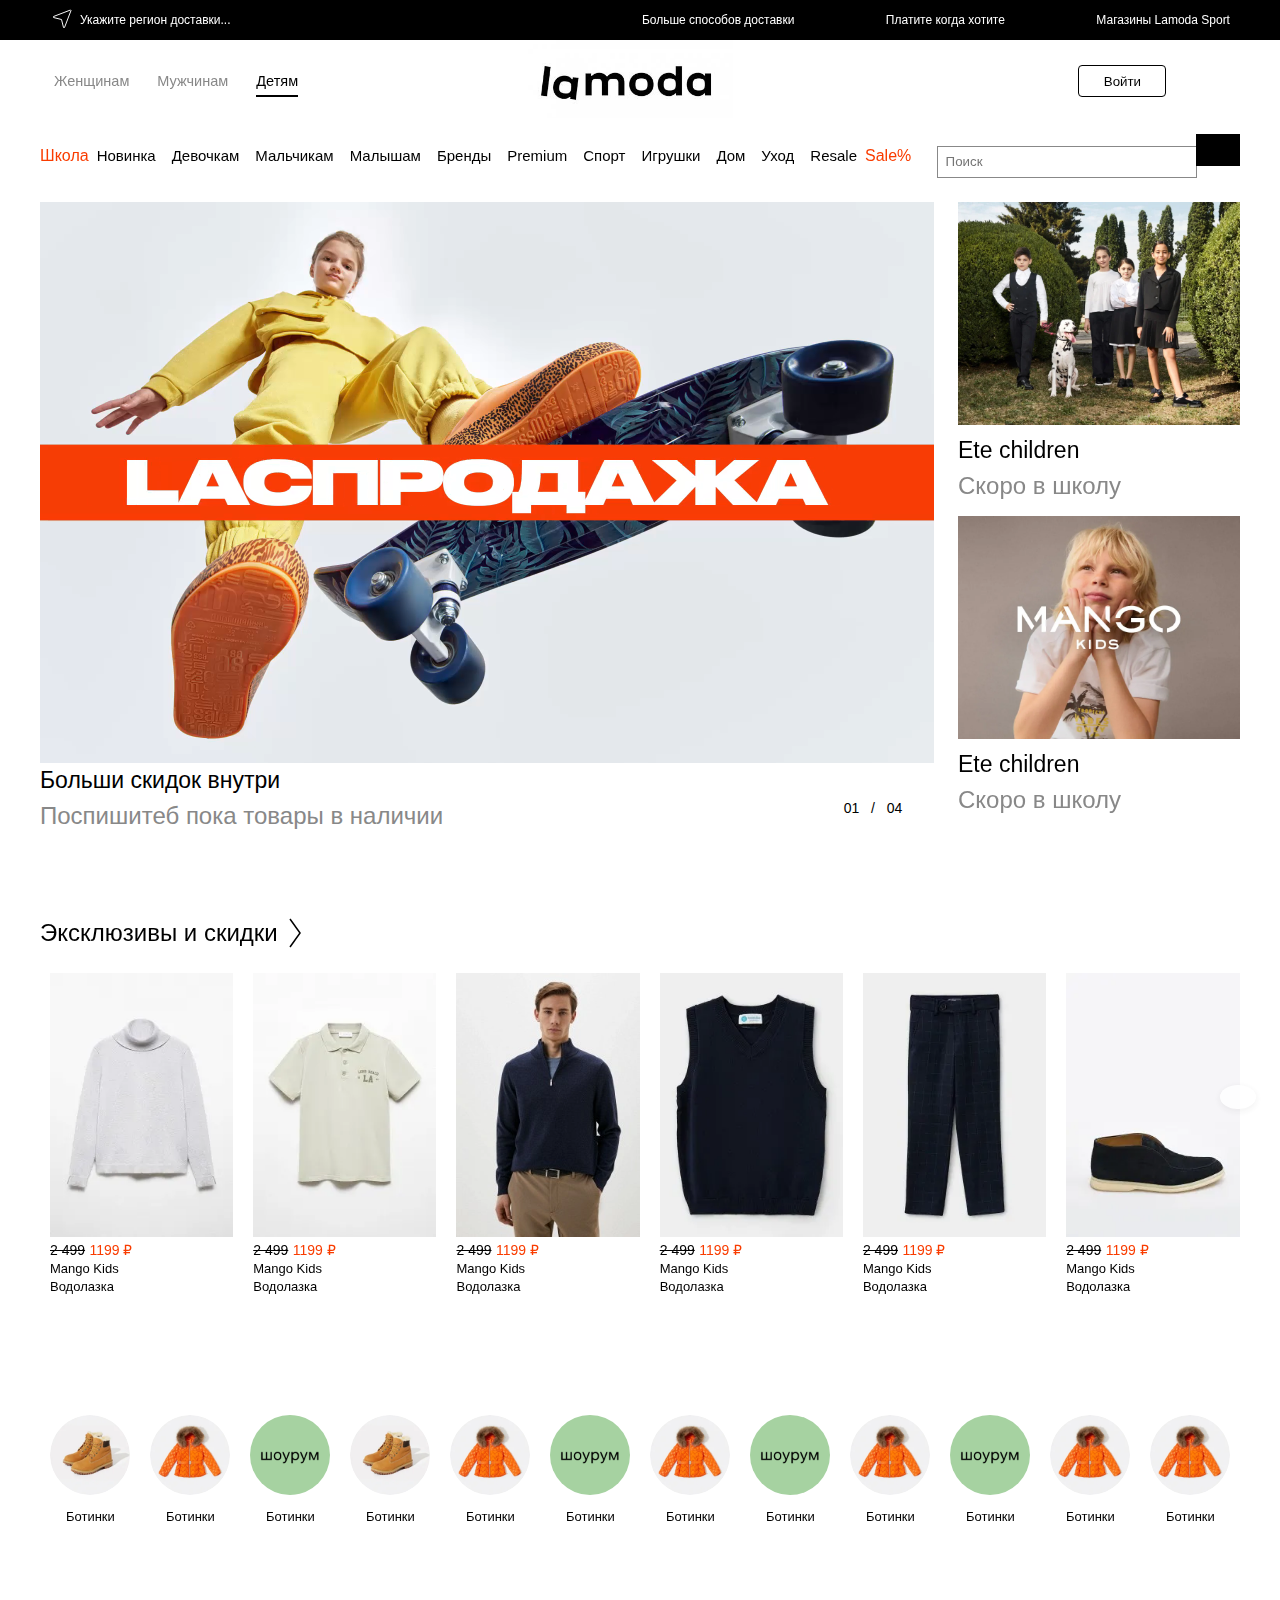
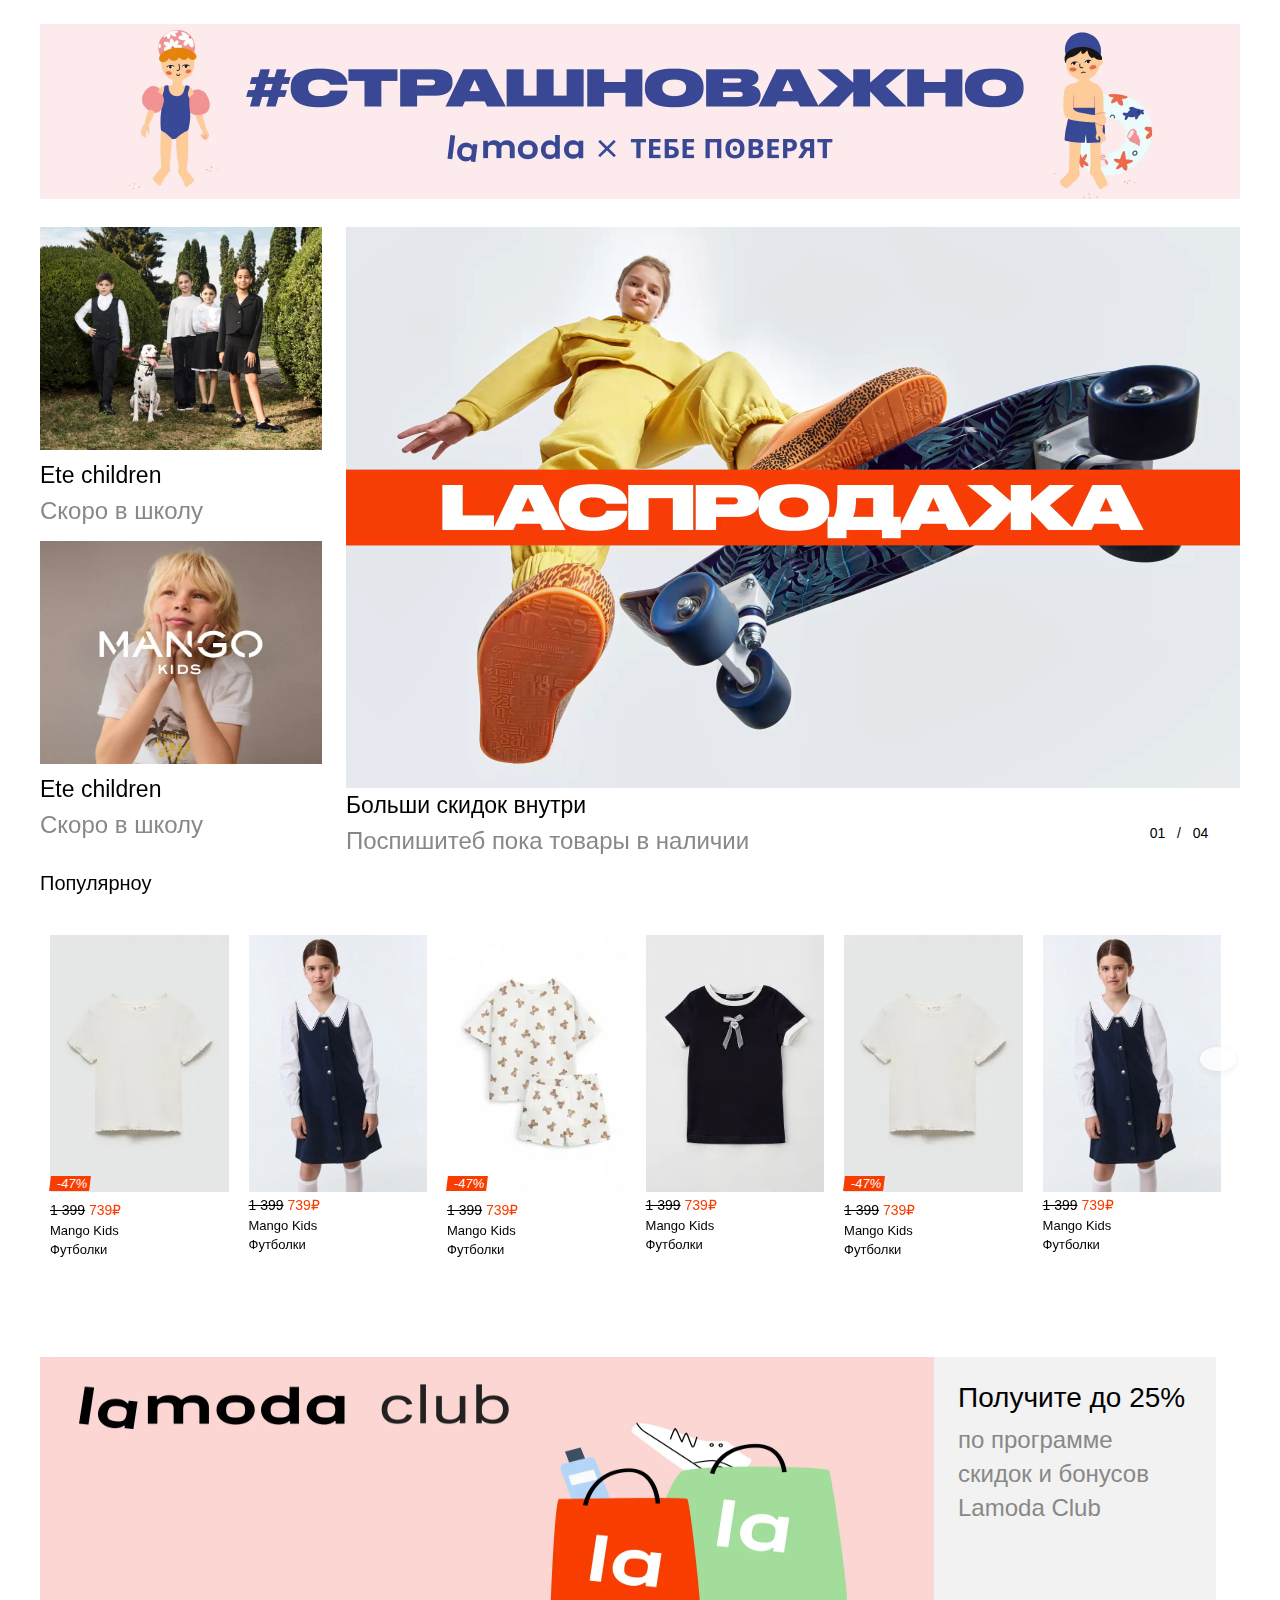
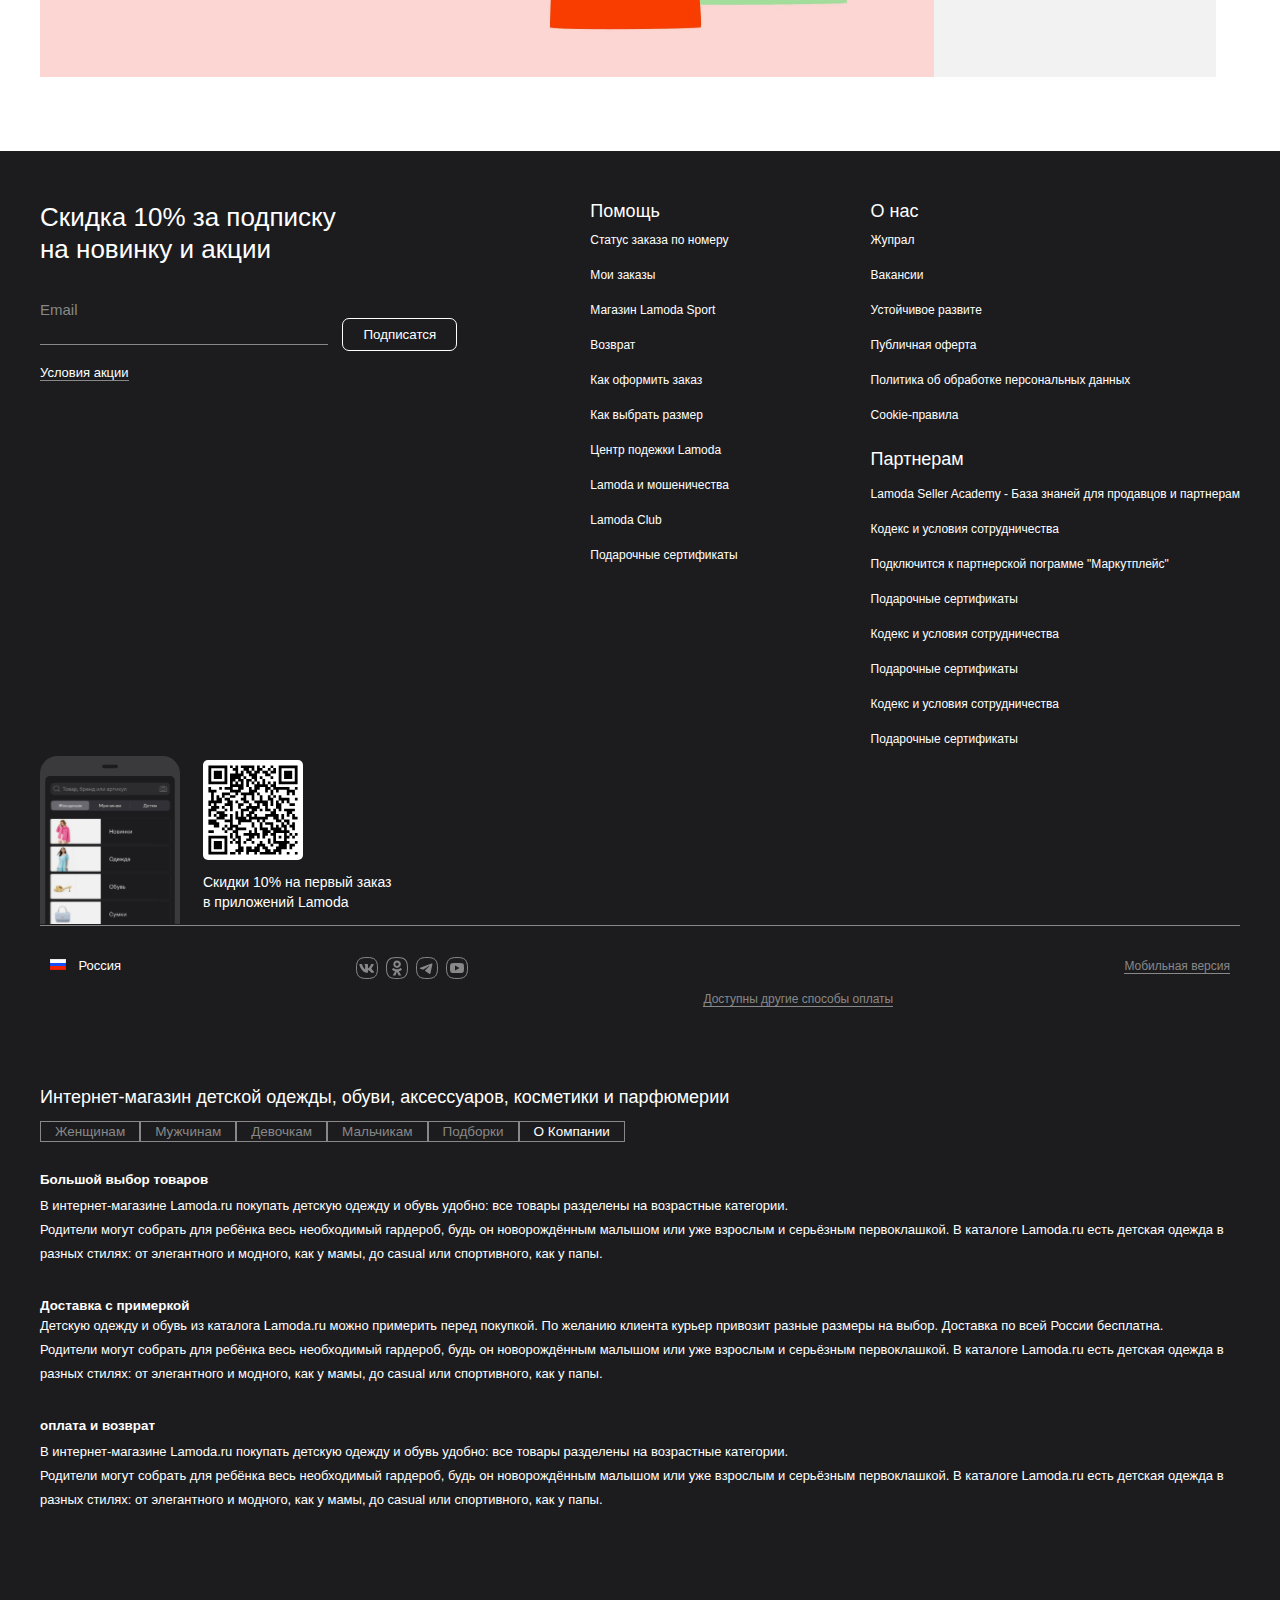
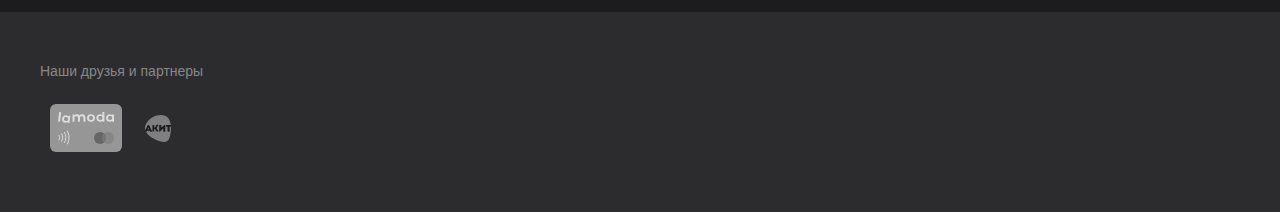
<file: lamoda/index.html>
<!DOCTYPE html>
<html lang="en">
  <head>
    <meta charset="UTF-8" />
    <meta name="viewport" content="width=device-width, initial-scale=1.0" />
    <meta
      name="viewport"
      content="width=device-width, initial-scale=1, minimum-scale=1, maximum-scale=1"
    />

    <!-- css linh -->
    <link rel="stylesheet" href="./asest/css/style.css" />
    <!-- font awesome -->
    <link
      rel="stylesheet"
      href="https://cdnjs.cloudflare.com/ajax/libs/font-awesome/6.6.0/css/all.min.css"
      integrity="sha512-Kc323vGBEqzTmouAECnVceyQqyqdsSiqLQISBL29aUW4U/M7pSPA/gEUZQqv1cwx4OnYxTxve5UMg5GT6L4JJg=="
      crossorigin="anonymous"
      referrerpolicy="no-referrer"
    />
   <link rel="apple-touch-icon" href="https://a.lmcdn.ru/static/permanent/icons/v3/apple-touch-icon-120x120.png">
    <title>lamoda</title>
  </head>
  <body>
    <!-- header section -->
    <header id="header">
      <div class="header-top">
        <div class="container">
          <nav class="nav">
            <ul class="header-top__items">
              <li class="header-top__item hover right">
                <a href="#" class="header-top__link height">
                  <span class="header-top-item__icon">
                    <svg
                      xmlns="http://www.w3.org/2000/svg"
                      width="24"
                      height="24"
                      fill="none"
                    >
                      <path
                        stroke="#F7F7F7"
                        d="M21 3.5l-.5-.5-17 6.5v1l8 2 2 8h1l6.5-17z"
                      ></path>
                    </svg>
                  </span>
                  <span>Укажите регион доставки...</span>
                </a>
              </li>
              <li class="header-top__item">
                <a href="#" class="header-top__link height">
                  <span class="header-top-item__icon">
                    <i
                      class="fa-solid fa-car"
                      style="
                        color: #ffffff;
                        font-size: 19px;
                        padding-right: 7px;
                      "
                    ></i>
                  </span>
                  <span>Больше способов доставки</span>
                </a>
              </li>
              <li class="header-top__item">
                <a href="#" class="header-top__link height">
                  <span class="header-top-item__icon">
                    <i
                      class="fa-solid fa-wallet"
                      style="
                        color: #ffffff;
                        font-size: 19px;
                        padding-right: 7px;
                      "
                    ></i>
                  </span>
                  <span>Платите когда хотите</span>
                </a>
              </li>
              <li class="header-top__item">
                <a href="#" class="header-top__link height">
                  <span class="header-top-item__icon">
                    <i
                      class="fa-regular fa-square"
                      style="
                        color: #ffffff;
                        font-size: 19px;
                        padding-right: 7px;
                      "
                    ></i>
                  </span>
                  <span> Магазины Lamoda Sport</span>
                </a>
              </li>
            </ul>
          </nav>
        </div>
      </div>

      <div class="container">
        <div class="header-bottom">
          <nav class="header-bottom__nav">
            <ul class="header-bottom__items">
              <li class="header-bottom__item">
                <a href="#" class="header-bottom__link">Женщинам</a>
              </li>
              <li class="header-bottom__item">
                <a href="#" class="header-bottom__link">Мужчинам</a>
              </li>
              <li class="header-bottom__item">
                <a href="#" class="header-bottom__link focus">Детям</a>
              </li>
            </ul>
          </nav>
          <div class="lamoda-logo">
            <a href="#">
              <img src="./asest/img/Без названия.jpg" alt="" />
            </a>
          </div>
          <div class="acc">
            <div class="header-bottom__btn">
              <button type="button" class="acount-btn">Войти</button>
            </div>
            <div class="acc-img">
              <img src="./asest/img/channels4_profile.jpg" alt="" />
              <span>Jahon</span>
            </div>
          </div>
        </div>
      </div>

      <div class="container">
        <div class="header-navbar">
          <nav class="header-nav">
            <ul class="header-nav__items">
              <li class="hover1">
                <a href="#" class="header-nav__linkk sav"> Школа </a>
              </li>
              <li class="header-nav__ite color small">
                <a href="#" class="header-nav__link opac hover1"> Новинка </a>
                <div class="hover-list2">
                  <div class="container">
                    <div class="roww">
                      <div class="coll bir">
                        <h5 class="coll-title">Девочкам</h5>
                        <ul class="hover-items">
                          <li class="hover-item">
                            <a href="#" class="hover-link">
                             Одежда 
                            </a>
                          </li>
                          <li
                            class="hover-item"
                            style="color: black"
                          >
                            <a href="#" class="hover-link">
                              Обувь
                            </a>
                          </li>
                          <li class="hover-item">
                            <a href="#" class="hover-link"> </a>
                          </li>
                          <li
                            class="hover-item"
                            style="color: black"
                          >
                            <a href="#" class="hover-link"
                              >Аксессуары</a
                            >
                          </li>
                        </ul>
                      </div>
                      <div class="coll">
                        <h5 class="coll-title">Девочкам</h5>
                        <ul class="hover-items">
                          <li class="hover-item">
                            <a href="#" class="hover-link">
                             Одежда 
                            </a>
                          </li>
                          <li
                            class="hover-item"
                            style="color: black"
                          >
                            <a href="#" class="hover-link">
                              Обувь
                            </a>
                          </li>
                          <li class="hover-item">
                            <a href="#" class="hover-link"> </a>
                          </li>
                          <li
                            class="hover-item"
                            style="color: black"
                          >
                            <a href="#" class="hover-link"
                              >Аксессуары</a
                            >
                          </li>
                        </ul>
                      </div>
                      <div class="coll bir">
                        <h5 class="coll-title">Девочкам</h5>
                        <ul class="hover-items">
                          <li class="hover-item">
                            <a href="#" class="hover-link">
                             Одежда 
                            </a>
                          </li>
                          <li
                            class="hover-item"
                            style="color: black"
                          >
                            <a href="#" class="hover-link">
                              Обувь
                            </a>
                          </li>
                          <li class="hover-item">
                            <a href="#" class="hover-link"> </a>
                          </li>
                          <li
                            class="hover-item"
                            style="color: black"
                          >
                            <a href="#" class="hover-link"
                              >Аксессуары</a
                            >
                          </li>
                        </ul>
                      </div>
                      <p style="list-style: outside; font-size: 14px;">Шоурум: российские дизайнеры</p>
                    </div>
                  </div>
                </div>
              </li>
              <li class="header-nav__item color">
                <a href="#" class="header-nav__link"> Девочкам </a>
                <div class="hover-list">
                  <div class="container">
                    <div class="roww">
                      <div class="coll bir">
                        <h5 class="coll-title">Одежда</h5>
                        <ul class="hover-items">
                          <li class="hover-item">
                            <a href="#" class="hover-link">
                              Белое одежда для дома
                            </a>
                          </li>
                          <li
                            class="hover-item"
                            style="list-style: outside; color: black"
                          >
                            <a href="#" class="hover-link">
                              Брюки и комбензоны
                            </a>
                          </li>
                          <li class="hover-item">
                            <a href="#" class="hover-link"> Верхная одежда </a>
                          </li>
                          <li
                            class="hover-item"
                            style="list-style: outside; color: black"
                          >
                            <a href="#" class="hover-link"
                              >Джемперы и кардиганы</a
                            >
                          </li>
                          <li
                            class="hover-item"
                            style="list-style: outside; color: black"
                          >
                            <a href="#" class="hover-link"> Джинсы </a>
                          </li>
                          <li
                            class="hover-item"
                            style="list-style: outside; color: black"
                          >
                            <a href="#" class="hover-link">
                              Пиджаки костьюмы
                            </a>
                          </li>
                          <li class="hover-item">
                            <a href="#" class="hover-link"> Рубашки </a>
                          </li>
                          <li class="hover-item">
                            <a href="#" class="hover-link">
                              Спортивныйе костюмы
                            </a>
                          </li>
                          <li
                            class="hover-item"
                            style="list-style: outside; color: black"
                          >
                            <a href="#" class="hover-link">
                              Толстовки и Свитшоты
                            </a>
                          </li>
                          <li class="hover-item">
                            <a href="#" class="hover-link"> Футболки и поло </a>
                          </li>
                          <li class="hover-item">
                            <a href="#" class="hover-link"> все категории </a>
                          </li>
                        </ul>
                      </div>
                      <div class="coll">
                        <h5 class="coll-title">Обувь</h5>
                        <ul class="hover-items">
                          <li class="hover-item">
                            <a href="#" class="hover-link"> Ботинки </a>
                          </li>
                          <li class="hover-item">
                            <a href="#" class="hover-link"> Домашная обувь </a>
                          </li>
                          <li class="hover-item">
                            <a href="#" class="hover-link"> Красовки и кеды </a>
                          </li>
                          <li class="hover-item">
                            <a href="#" class="hover-link">
                              Макосины и Слипоны
                            </a>
                          </li>
                          <li
                            class="hover-item"
                            style="list-style: outside; color: black"
                          >
                            <a href="#" class="hover-link"> Резиновая обувь </a>
                          </li>
                          <li class="hover-item">
                            <a href="#" class="hover-link"> Cапоги </a>
                          </li>
                          <li
                            class="hover-item"
                            style="list-style: outside; color: black"
                          >
                            <a href="#" class="hover-link"> Туфли </a>
                          </li>
                          <li class="hover-item">
                            <a href="#" class="hover-link"> Cапоги </a>
                          </li>
                        </ul>
                      </div>
                      <div class="coll">
                        <h5 class="coll-title">Аксессуары</h5>
                        <ul class="hover-items">
                          <li class="hover-item">
                            <a href="#" class="hover-link"> Галстуки </a>
                          </li>
                          <li
                            class="hover-item"
                            style="list-style: outside; color: black"
                          >
                            <a href="#" class="hover-link"> Головные уборы </a>
                          </li>
                          <li
                            class="hover-item"
                            style="list-style: outside; color: black"
                          >
                            <a href="#" class="hover-link"> Зонты </a>
                          </li>
                          <li class="hover-item">
                            <a href="#" class="hover-link"> Очки </a>
                          </li>
                          <li class="hover-item">
                            <a href="#" class="hover-link"> Пеналы кошелки </a>
                          </li>
                          <li class="hover-item">
                            <a href="#" class="hover-link">
                              Перчатки и Варешки
                            </a>
                          </li>
                          <li
                            class="hover-item"
                            style="list-style: outside; color: black"
                          >
                            <a href="#" class="hover-link"> Платки и Шарфы </a>
                          </li>
                          <li class="hover-item">
                            <a href="#" class="hover-link"> Ремни и пояса </a>
                          </li>
                          <li
                            class="hover-item"
                            style="list-style: outside; color: black"
                          >
                            <a href="#" class="hover-link"> Рюкзаки </a>
                          </li>
                          <li class="hover-item">
                            <a href="#" class="hover-link"> Сумки и чхлы </a>
                          </li>
                          <li class="hover-item">
                            <a href="#" class="hover-link">
                              Уход и косметика
                            </a>
                          </li>
                          <li
                            class="hover-item"
                            style="list-style: outside; color: black"
                          >
                            <a href="#" class="hover-link"> Игрушки </a>
                          </li>
                          <li class="hover-item">
                            <a href="#" class="hover-link"> все категории </a>
                          </li>
                        </ul>
                      </div>
                      <div class="coll">
                        <h5 class="coll-title">Бренды</h5>
                        <ul class="hover-items">
                          <li class="hover-item">
                            <a href="#" class="hover-link"> Acoola </a>
                          </li>
                          <li class="hover-item">
                            <a href="#" class="hover-link">
                              Calvin Kleins Jeans
                            </a>
                          </li>
                          <li
                            class="hover-item"
                            style="list-style: outside; color: black"
                          >
                            <a href="#" class="hover-link"> ECCO </a>
                          </li>
                          <li class="hover-item">
                            <a href="#" class="hover-link"> Gloriya Jeans </a>
                          </li>
                          <li class="hover-item">
                            <a href="#" class="hover-link"> LC Waikki </a>
                          </li>
                          <li class="hover-item">
                            <a href="#" class="hover-link"> Mango Kids </a>
                          </li>
                          <li class="hover-item">
                            <a href="#" class="hover-link"> Ostin </a>
                          </li>
                          <li
                            class="hover-item"
                            style="list-style: outside; color: black"
                          >
                            <a href="#" class="hover-link"> Play Today </a>
                          </li>
                          <li
                            class="hover-item"
                            style="list-style: outside; color: black"
                          >
                            <a href="#" class="hover-link"> Reima </a>
                          </li>
                          <li
                            class="hover-item"
                            style="list-style: outside; color: black"
                          >
                            <a href="#" class="hover-link"> Sela </a>
                          </li>
                          <li
                            class="hover-item"
                            style="list-style: outside; color: black"
                          >
                            <a href="#" class="hover-link">
                              United Colors of Benetton
                            </a>
                          </li>
                          <li class="hover-item">
                            <a href="#" class="hover-link"> Котофей </a>
                          </li>
                          <li class="hover-item">
                            <a href="#" class="hover-link"> все категории </a>
                          </li>
                        </ul>
                      </div>
                    </div>
                  </div>
                </div>
              </li>
              <li class="header-nav__ite color small">
                <a href="#" class="header-nav__link"> Мальчикам </a>
              </li>
              <li class="header-nav__item color">
                <a href="#" class="header-nav__link"> Малышам </a>
              </li>
              <li class="header-nav__ite color small">
                <a href="#" class="header-nav__link"> Бренды </a>
              </li>
              <li class="header-nav__item color">
                <a href="#" class="header-nav__link"> Premium </a>
              </li>
              <li class="header-nav__ite color small">
                <a href="#" class="header-nav__link"> Cпорт </a>
              </li>
              <li class="header-nav__item color">
                <a href="#" class="header-nav__link"> Игрушки </a>
              </li>
              <li class="header-nav__ite color small">
                <a href="#" class="header-nav__link"> Дом </a>
              </li>
              <li class="header-nav__item color">
                <a href="#" class="header-nav__link"> Уход </a>
              </li>
              <li class="header-nav__ite color small">
                <a href="#" class="header-nav__link"> Resale </a>
              </li>
              <li class="header-nav__item color">
                <a href="#" class="header-nav__linkk sav"> Sale% </a>
              </li>
            </ul>
          </nav>
          <div class="header-form">
            <form>
              <input type="text" placeholder="Поиск" class="input" />
              <button class="btnn" type="button">
                <i
                  class="fa-solid fa-magnifying-glass"
                  style="color: #ffffff"
                ></i>
              </button>
            </form>
          </div>
        </div>
      </div>
    </header>

    <!-- main section -->
    <main id="main">
      <!-- CARUSEL SECTION -->
      <section class="carusel">
        <div class="container">
          <div class="row">
             <div class="col-9">
              <div class="offer__slider">
                <div class="offer__slider-wrapper">
                  <div class="offer__slider-ineer">
                    <!-- 1 -->
                    <div class="offer__slide">
                      <div class="tabcontent__descr">
                        <a href="#" class="slide-hover">
                          <div class="row">
                            <div class="col-12">
                              <div class="image">
                                <video
                                height="100%"
                                width="100%"
                                src="./asest/vidio/k_1788x1122.mp4"
                                autoplay
                                muted
                                loop
                                class="vd"
                              ></video>
                              </div>
                            </div>
                            <div>
                              <p class="swiper-subtitle">Больши скидок внутри</p>
                              <div class="hover-text">
                                <span class="hovered">
                                  <span style="display: flex; align-items: center;">
                                    <img src="./asest/img/Снимок экрана 2024-08-05 192554.png" alt="">
                                    <span style="color: var(--secondaryLabelColor);">купить</span>
                                  </span>  
                                </span>
                                <p class="swiper-title">
                                  Поспишитеб пока товары в наличии
                               </p>
                              </div>
      
                         
                            </div>
                         
                          </div>
                        </a>
                      </div>
                    </div>
      
                    <!-- 2 -->
                    <div class="offer__slide">
                      <div class="tabcontent__descr">
                        <a href="#" class="slide-hover">
                          <div class="row">
                            <div class="col-12">
                              <div class="image">
                                <img
                                src="./asest/img/1788x1122_desktop_app.webp"
                                alt=""
                                class="vd"
                              />
                              </div>
                            </div>
                            <p class="swiper-subtitle">
                              Примерка с увеличеным интервалом
                            </p>
                            <div class="hover-text">
                              <span class="hovered">
                                <span style="display: flex; align-items: center;">
                                  <img src="./asest/img/Снимок экрана 2024-08-05 192554.png" alt="">
                                  <span style="color: var(--secondaryLabelColor);">купить</span>
                                </span>  
                              </span>
                            <p class="swiper-title">Собираемся в Школу</p>
      
                            </div>
                          </div>
                        </a>
                      </div>
                    </div>
      
                    <!-- 3 -->
                    <div class="offer__slide">
                      <div class="tabcontent__descr">
                        <a href="#" class="slide-hover">
                          <div class="row">
                            <div class="col-12">
                              <div class="image">
                                <img
                                src="./asest/img/f91c3163-0f67-48cd-85e4-18443f8eb569.jpg"
                                alt=""
                                class="vd"
                              />
                              </div>
                            </div>
                            <p class="swiper-subtitle">Образы для города</p>
                            <div class="hover-text">
                            <p class="swiper-title">Легкие и яркие</p>
                              <span class="hovered">
                                <span style="display: flex; align-items: center;">
                                  <img src="./asest/img/Снимок экрана 2024-08-05 192554.png" alt="">
                                  <span style="color: var(--secondaryLabelColor);">купить</span>
                                </span>  
                              </span>
                            </div>
                          </div>
                        </a>
                      </div>
                    </div>
      
                    <!-- 4 -->
                    <div class="offer__slide">
                      <div class="tabcontent__descr">
                        <a href="#" class="slide-hover">
                          <div class="row">
                            <div class="col-12">
                              <div class="image">
                                <img
                                src="./asest/img/17881122_summer_in_the_city.webp"
                                alt=""
                                class="vd"
                              />
                              </div>
                            </div>
                            <p class="swiper-subtitle">Образы для города</p>
                            <div class="hover-text">
                              <span class="hovered">
                                <span style="display: flex; align-items: center;">
                                  <img src="./asest/img/Снимок экрана 2024-08-05 192554.png" alt="">
                                  <span style="color: var(--secondaryLabelColor);">купить</span>
                                </span>  
                              </span>
                            <p class="swiper-title">Легкие и яркие</p>
      
                            </div>
                          </div>
                        </a>
                      </div>
                    </div>
                  </div>
                  <div class="buttons col-1 offer__slider-counter ml">
                    <button class="left-btn offer__slider-prev" type="button">
                      <i
                        class="fa-solid fa-arrow-left"
                        style="color: #000000; font-size: 17px"
                      ></i>
                    </button>
                    <span id="current">05</span>
                    /
                    <span id="total">03</span>
                    <button class="right-btn offer__slider-next" type="button">
                      <i
                        class="fa-solid fa-arrow-right"
                        style="color: #000000; font-size: 17px"
                      ></i>
                    </button>
                  </div>          
                </div>
              </div>
            </div>
  
  
            <div class="col-3 reklama">
              <div class="img-items">
                <div class="img-item">
                  <div class="img-item__img">
                    <img src="./asest/img/8529d680-ef48-45d0-b10d-fa4e94dc2678.webp" alt="">
                  </div>
                  <p class="swiper-subtitle">Ete children</p>
                  <div class="hover-text">
                    <div class="hover-text">
                      <span class="hovered">
                        <span style="display: flex; align-items: center;">
                          <img src="./asest/img/Снимок экрана 2024-08-05 192554.png" alt="" style="width: 100px; height: 10px;">
                          <span style="color: var(--secondaryLabelColor);">купить</span>
                        </span>  
                      </span>
                    <p class="swiper-title" style="height: 20px;">Скоро в школу</p>
                  </div>
                </div>
                </div>
              </div>
            </div>
            <div class="col-3 reklama">
              <div class="img-items">
                <div class="img-item">
                  <div class="img-item__img">
                    <img src="./asest/img/k_796x630.webp" alt="">
                  </div>
                  <p class="swiper-subtitle">Ete children</p>
                  <div class="hover-text">
                    <div class="hover-text">
                      <span class="hovered">
                        <span style="display: flex; align-items: center;">
                          <img src="./asest/img/Снимок экрана 2024-08-05 192554.png" alt="" style="width: 100px;">
                          <span style="color: var(--secondaryLabelColor);">купить</span>
                        </span>  
                      </span>
                    <p class="swiper-title">Скоро в школу</p>
                  </div>
                </div>
              </div>
            </div>
          </div>  
        </div>
        </div>
      </section>
      <div class="row"></div>

      <!-- TOVAR SECTION -->
      <section class="tovar">
        <div class="container">
          <a href="#">
            <span class="tovar-title">Эксклюзивы и скидки<svg width="32" height="32" xmlns="http://www.w3.org/2000/svg"><path fill-rule="evenodd" clip-rule="evenodd" d="M22.611 15.564l-10-14-1.22.872L21.079 16l-9.688 13.564 1.22.872 10-14 .312-.436-.312-.436z"></path></svg></span>
          </a>
          
          <div class="tovar-wrapper">
              <button type="button" class="tovar-btn__prev"><i class="fa-solid fa-chevron-left fa-2x" style="color: #000000;"></i></button>
              
              <div class="tovar-inner">
                <!-- 1 -->
                <div class="tovar-slide">
                  <a href="#" class="tovar-slider__link">
                    <div class="">
                      <div class="tovar-slide__img">
                        <div class="hover-elements">
                          <div class="col-4 lol1">
                            <span class="line"></span>
                          </div>
                          <div class="col-4 lol2">
                            <span class="line"></span>
              
                          </div>
                          <div class="col-4 lol3">
                            <span class="line"></span>
                            <i class="fa-regular fa-heart heart-icon"></i>
                          </div>
                          
                        </div>
              
                        <div class="tovar-imageee h">
                          <div class="img-active col-4">
                            <img src="./asest/img/RTLADB731601_21450592_1_v1.webp" alt="">
                          </div>
                          <div class="img-active2 col-4">
                            <img src="./asest/img/RTLADB731601_21450593_2_v1.webp" alt="">
                          </div>
                          <div class="img-active3 col-4">
                            <img src="./asest/img/RTLADB731601_21450594_3_v1.webp" alt="">
                          </div>
                        </div>
              
                      </div>
                      
                      <div class="tovar-slide__text col-12">
                        <div>
                          <span class="tovar-slide__money tovar-slide__span"><del>2 499</del></span>
                          <span class="tovar-slide__skid tovar-slide__span">1199 ₽</span>
                        </div>
                        <span class="mango tovar-slide__span">Mango Kids</span><br>
                        <span class="mango tovar-slide__span">Водолазка</span>
                      </div>
                    </div>
                  </a>
                </div>
              
                <!-- 2 -->
                <div class="tovar-slide">
                  <a href="#" class="tovar-slider__link">
                    <div class="">
                      <div class="tovar-slide__img">
                        <div class="hover-elements">
                          <div class="col-4 lol1 lol-4">
                            <span class="line"></span>
                          </div>
                          <div class="col-4 lol2 lol-5">
                            <span class="line"></span>
              
                          </div>
                          <div class="col-4 lol3 lol-6">
                            <span class="line"></span>
                            <i class="fa-regular fa-heart heart-icon"></i>
                          </div>
                          
                        </div>
              
                        <div class="tovar-imageee h">
                          <div class="img-active col-4 img-active4">
                            <img src="./asest/img/RTLADG417501_22273988_1_v1.webp" alt="">
                          </div>
                          <div class="img-active2 col-4 img-active5">
                            <img src="./asest/img/RTLADG417501_22273989_2_v1.webp" alt="">
                          </div>
                          <div class="img-active3 col-4 img-active6">
                            <img src="./asest/img/RTLADG417501_22273990_3_v1.webp" alt="">
                          </div>
                        </div>
              
                      </div>
                      
                      <div class="tovar-slide__text col-12">
                        <div>
                          <span class="tovar-slide__money tovar-slide__span"><del>2 499</del></span>
                          <span class="tovar-slide__skid tovar-slide__span">1199 ₽</span>
                        </div>
                        <span class="mango tovar-slide__span">Mango Kids</span><br>
                        <span class="mango tovar-slide__span">Водолазка</span>
                      </div>
                    </div>
                  </a>
                </div>
              
                <!-- 3 -->
                <div class="tovar-slide">
                  <a href="#" class="tovar-slider__link">
                    <div class="">
                      <div class="tovar-slide__img">
                        <div class="hover-elements">
                          <div class="col-4 lol1 lol-7">
                            <span class="line"></span>
                          </div>
                          <div class="col-4 lol2 lol-8">
                            <span class="line"></span>
              
                          </div>
                          <div class="col-4 lol3 lol-9">
                            <span class="line"></span>
                            <i class="fa-regular fa-heart heart-icon"></i>
                          </div>
                          
                        </div>
              
                        <div class="tovar-imageee h">
                          <div class="img-active col-4 img-active7">
                            <img src="./asest/img/MP002XM001K0_22374193_1_v1_2x.webp" alt="">
                          </div>
                          <div class="img-active2 col-4 img-active8">
                            <img src="./asest/img/MP002XM001K0_22374194_2_v1_2x.webp  " alt="">
                          </div>
                          <div class="img-active3 col-4 img-active9">
                            <img src="./asest/img/MP002XM001K0_22374196_4_v1_2x.webp" alt="">
                          </div>
                        </div>
              
                      </div>
                      
                      <div class="tovar-slide__text col-12">
                        <div>
                          <span class="tovar-slide__money tovar-slide__span"><del>2 499</del></span>
                          <span class="tovar-slide__skid tovar-slide__span">1199 ₽</span>
                        </div>
                        <span class="mango tovar-slide__span">Mango Kids</span><br>
                        <span class="mango tovar-slide__span">Водолазка</span>
                      </div>
                    </div>
                  </a>
                </div>
              
                <!-- 4 -->
                <div class="tovar-slide">
                  <a href="#" class="tovar-slider__link">
                    <div class="">
                      <div class="tovar-slide__img">
                        <div class="hover-elements">
                          <div class="col-4 lol1">
                            <span class="line"></span>
                          </div>
                          <div class="col-4 lol2 lol-10">
                            <span class="line"></span>
              
                          </div>
                          <div class="col-4 lol3 lol-11">
                            <span class="line"></span>
                            <i class="fa-regular fa-heart heart-icon"></i>
                          </div>
                        </div>
              
                        <div class="tovar-imageee h">
                          <div class="img-active col-4 img-active10">
                            <img src="./asest/img/RTLADP864301_23964184_1_v1.webp" alt="">
                          </div>
                          <div class="img-active2 col-4 img-active11">
                            <img src="./asest/img/RTLADP864301_23964185_2_v1.webp" alt="">
                          </div>
                          <div class="img-active3 col-4 img-active12">
                            <img src="./asest/img/RTLADP864301_23964186_3_v1.webp" alt="">
                          </div>
                        </div>
              
                      </div>
                      
                      <div class="tovar-slide__text col-12">
                        <div>
                          <span class="tovar-slide__money tovar-slide__span"><del>2 499</del></span>
                          <span class="tovar-slide__skid tovar-slide__span">1199 ₽</span>
                        </div>
                        <span class="mango tovar-slide__span">Mango Kids</span><br>
                        <span class="mango tovar-slide__span">Водолазка</span>
                      </div>
                    </div>
                  </a>
                </div>
              
                <!-- 5 -->
                <div class="tovar-slide">
                  <a href="#" class="tovar-slider__link">
                    <div class="">
                      <div class="tovar-slide__img">
                        <div class="hover-elements">
                          <div class="col-4 lol1">
                            <span class="line"></span>
                          </div>
                          <div class="col-4 lol2 lol-12">
                            <span class="line"></span>
              
                          </div>
                          <div class="col-4 lol3 lol-13">
                            <span class="line"></span>
                            <i class="fa-regular fa-heart heart-icon"></i>
                          </div>
                          
                        </div>
              
                        <div class="tovar-imageee h">
                          <div class="img-active col-4 img-active13">
                            <img src="./asest/img/RTLADO716001_23751818_1_v1.webp" alt="">
                          </div>
                          <div class="img-active2 col-4 img-active14">
                            <img src="./asest/img/RTLADO716001_23751819_2_v1.webp" alt="">
                          </div>
                          <div class="img-active3 col-4 img-active15">
                            <img src="./asest/img/RTLADO716001_23751820_3_v1.webp" alt="">
                          </div>
                        </div>
              
                      </div>
                      
                      <div class="tovar-slide__text col-12">
                        <div>
                          <span class="tovar-slide__money tovar-slide__span"><del>2 499</del></span>
                          <span class="tovar-slide__skid tovar-slide__span">1199 ₽</span>
                        </div>
                        <span class="mango tovar-slide__span">Mango Kids</span><br>
                        <span class="mango tovar-slide__span">Водолазка</span>
                      </div>
                    </div>
                  </a>
                </div>
              
                <!-- 6 -->
                <div class="tovar-slide">
                  <a href="#" class="tovar-slider__link">
                    <div class="">
                      <div class="tovar-slide__img">
                        <div class="hover-elements">
                          <div class="col-4 lol1">
                            <span class="line"></span>
                          </div>
                          <div class="col-4 lol2 lol-14">
                            <span class="line"></span>
              
                          </div>
                          <div class="col-4 lol3 lol-15">
                            <span class="line"></span>
                            <i class="fa-regular fa-heart heart-icon"></i>
                          </div>
                          
                        </div>
              
                        <div class="tovar-imageee h">
                          <div class="img-active col-4 img-active16">
                            <img src="./asest/img/MP002XW17HVS_24135591_1_v1.webp" alt="">
                          </div>
                          <div class="img-active2 col-4 img-active17">
                            <img src="./asest/img/MP002XW17HVS_24135596_2_v1.webp" alt="">
                          </div>
                          <div class="img-active3 col-4 img-active18">
                            <img src="./asest/img/MP002XW17HVS_24135607_3_v1.webp" alt="">
                          </div>
                        </div>
              
                      </div>
                      
                      <div class="tovar-slide__text col-12">
                        <div>
                          <span class="tovar-slide__money tovar-slide__span"><del>2 499</del></span>
                          <span class="tovar-slide__skid tovar-slide__span">1199 ₽</span>
                        </div>
                        <span class="mango tovar-slide__span">Mango Kids</span><br>
                        <span class="mango tovar-slide__span">Водолазка</span>
                      </div>
                    </div>
                  </a>
                </div>
              
                <!-- 7 -->
                <div class="tovar-slide">
                  <a href="#" class="tovar-slider__link">
                    <div class="">
                      <div class="tovar-slide__img">
                        <div class="hover-elements">
                          <div class="col-4 lol1">
                            <span class="line"></span>
                          </div>
                          <div class="col-4 lol2 lol-16">
                            <span class="line"></span>
              
                          </div>
                          <div class="col-4 lol3 lol-17">
                            <span class="line"></span>
                            <i class="fa-regular fa-heart heart-icon"></i>
                          </div>
                          
                        </div>
              
                        <div class="tovar-imageee h">
                          <div class="img-active col-4 img-active19">
                            <img src="./asest/img/RTLADB731601_21450592_1_v1.webp" alt="">
                          </div>
                          <div class="img-active2 col-4 img-active20">
                            <img src="./asest/img/RTLADB731601_21450593_2_v1.webp" alt="">
                          </div>
                          <div class="img-active3 col-4 img-active21">
                            <img src="./asest/img/RTLADB731601_21450594_3_v1.webp" alt="">
                          </div>
                        </div>
              
                      </div>
                      
                      <div class="tovar-slide__text col-12">
                        <div>
                          <span class="tovar-slide__money tovar-slide__span"><del>2 499</del></span>
                          <span class="tovar-slide__skid tovar-slide__span">1199 ₽</span>
                        </div>
                        <span class="mango tovar-slide__span">Mango Kids</span><br>
                        <span class="mango tovar-slide__span">Водолазка</span>
                      </div>
                    </div>
                  </a>
                </div>
              
                <!-- 8 -->
                <div class="tovar-slide">
                  <a href="#" class="tovar-slider__link">
                    <div class="">
                      <div class="tovar-slide__img">
                        <div class="hover-elements">
                          <div class="col-4 lol1">
                            <span class="line"></span>
                          </div>
                          <div class="col-4 lol2 lol-18">
                            <span class="line"></span>
              
                          </div>
                          <div class="col-4 lol3 lol-19">
                            <span class="line"></span>
                            <i class="fa-regular fa-heart heart-icon"></i>
                          </div>
                        </div>
              
                        <div class="tovar-imageee h">
                          <div class="img-active col-4 img-active22">
                            <img src="./asest/img/RTLADG417501_22273988_1_v1.webp" alt="">
                          </div>
                          <div class="img-active2 col-4 img-active23">
                            <img src="./asest/img/RTLADG417501_22273989_2_v1.webp" alt="">
                          </div>
                          <div class="img-active3 col-4 img-active24">
                            <img src="./asest/img/RTLADG417501_22273990_3_v1.webp" alt="">
                          </div>
                        </div>
              
                      </div>
                      
                      <div class="tovar-slide__text col-12">
                        <div>
                          <span class="tovar-slide__money tovar-slide__span"><del>2 499</del></span>
                          <span class="tovar-slide__skid tovar-slide__span">1199 ₽</span>
                        </div>
                        <span class="mango tovar-slide__span">Mango Kids</span><br>
                        <span class="mango tovar-slide__span">Водолазка</span>
                      </div>
                    </div>
                  </a>
                </div>
              
                <!-- 9 -->
                <div class="tovar-slide">
                  <a href="#" class="tovar-slider__link">
                    <div class="">
                      <div class="tovar-slide__img">
                        <div class="hover-elements">
                          <div class="col-4 lol1">
                            <span class="line"></span>
                          </div>
                          <div class="col-4 lol2 lol-20">
                            <span class="line"></span>
              
                          </div>
                          <div class="col-4 lol3 lol-21">
                            <span class="line"></span>
                            <i class="fa-regular fa-heart heart-icon"></i>
                          </div>
                          
                        </div>
              
                        <div class="tovar-imageee h">
                          <div class="img-active col-4 img-active25">
                            <img src="./asest/img/MP002XM001K0_22374193_1_v1_2x.webp" alt="">
                          </div>
                          <div class="img-active2 col-4 img-active26">
                            <img src="./asest/img/MP002XM001K0_22374194_2_v1_2x.webp  " alt="">
                          </div>
                          <div class="img-active3 col-4 img-active27">
                            <img src="./asest/img/MP002XM001K0_22374196_4_v1_2x.webp" alt="">
                          </div>
                        </div>
              
                      </div>
                      
                      <div class="tovar-slide__text col-12">
                        <div>
                          <span class="tovar-slide__money tovar-slide__span"><del>2 499</del></span>
                          <span class="tovar-slide__skid tovar-slide__span">1199 ₽</span>
                        </div>
                        <span class="mango tovar-slide__span">Mango Kids</span><br>
                        <span class="mango tovar-slide__span">Водолазка</span>
                      </div>
                    </div>
                  </a>
                </div>
              
                <!-- 10 -->
                <div class="tovar-slide">
                  <a href="#" class="tovar-slider__link">
                    <div class="">
                      <div class="tovar-slide__img">
                        <div class="hover-elements">
                          <div class="col-4 lol1">
                            <span class="line"></span>
                          </div>
                          <div class="col-4 lol2 lol-22">
                            <span class="line"></span>
              
                          </div>
                          <div class="col-4 lol3 lol-23">
                            <span class="line"></span>
                            <i class="fa-regular fa-heart heart-icon"></i>
                          </div>
                          
                        </div>
              
                        <div class="tovar-imageee h">
                          <div class="img-active col-4 img-active28">
                            <img src="./asest/img/RTLADP864301_23964184_1_v1.webp" alt="">
                          </div>
                          <div class="img-active2 col-4 img-active29">
                            <img src="./asest/img/RTLADP864301_23964185_2_v1.webp" alt="">
                          </div>
                          <div class="img-active3 col-4 img-active30">
                            <img src="./asest/img/RTLADP864301_23964186_3_v1.webp" alt="">
                          </div>
                        </div>
              
                      </div>
                      
                      <div class="tovar-slide__text col-12">
                        <div>
                          <span class="tovar-slide__money tovar-slide__span"><del>2 499</del></span>
                          <span class="tovar-slide__skid tovar-slide__span">1199 ₽</span>
                        </div>
                        <span class="mango tovar-slide__span">Mango Kids</span><br>
                        <span class="mango tovar-slide__span">Водолазка</span>
                      </div>
                    </div>
                  </a>
                </div>
              
                <!-- 11 -->
                <div class="tovar-slide">
                  <a href="#" class="tovar-slider__link">
                    <div class="">
                      <div class="tovar-slide__img">
                        <div class="hover-elements">
                          <div class="col-4 lol1">
                            <span class="line"></span>
                          </div>
                          <div class="col-4 lol2 lol-24">
                            <span class="line"></span>
              
                          </div>
                          <div class="col-4 lol3 lol-25">
                            <span class="line"></span>
                            <i class="fa-regular fa-heart heart-icon"></i>
                          </div>
                          
                        </div>
              
                        <div class="tovar-imageee h">
                          <div class="img-active col-4 img-active31">
                            <img src="./asest/img/RTLADO716001_23751818_1_v1.webp" alt="">
                          </div>
                          <div class="img-active2 col-4 img-active32">
                            <img src="./asest/img/RTLADO716001_23751819_2_v1.webp" alt="">
                          </div>
                          <div class="img-active3 col-4 img-active33">
                            <img src="./asest/img/RTLADO716001_23751820_3_v1.webp" alt="">
                          </div>
                        </div>
              
                      </div>
                      
                      <div class="tovar-slide__text col-12">
                        <div>
                          <span class="tovar-slide__money tovar-slide__span"><del>2 499</del></span>
                          <span class="tovar-slide__skid tovar-slide__span">1199 ₽</span>
                        </div>
                        <span class="mango tovar-slide__span">Mango Kids</span><br>
                        <span class="mango tovar-slide__span">Водолазка</span>
                      </div>
                    </div>
                  </a>
                </div>
              
                <!-- 12 -->
                <div class="tovar-slide">
                  <a href="#" class="tovar-slider__link">
                    <div class="">
                      <div class="tovar-slide__img">
                        <div class="hover-elements">
                          <div class="col-4 lol1">
                            <span class="line"></span>
                          </div>
                          <div class="col-4 lol2 lol-a1">
                            <span class="line"></span>
              
                          </div>
                          <div class="col-4 lol3 lol-a2">
                            <span class="line"></span>
                            <i class="fa-regular fa-heart heart-icon"></i>
                          </div>
                          
                        </div>
              
                        <div class="tovar-imageee h">
                          <div class="img-active col-4 img-activej1">
                            <img src="./asest/img/MP002XW17HVS_24135591_1_v1.webp" alt="">
                          </div>
                          <div class="img-active2 col-4 img-activej2">
                            <img src="./asest/img/MP002XW17HVS_24135596_2_v1.webp" alt="">
                          </div>
                          <div class="img-active3 col-4 img-activej3">
                            <img src="./asest/img/MP002XW17HVS_24135607_3_v1.webp" alt="">
                          </div>
                        </div>
              
                      </div>
                      
                      <div class="tovar-slide__text col-12">
                        <div>
                          <span class="tovar-slide__money tovar-slide__span"><del>2 499</del></span>
                          <span class="tovar-slide__skid tovar-slide__span">1199 ₽</span>
                        </div>
                        <span class="mango tovar-slide__span">Mango Kids</span><br>
                        <span class="mango tovar-slide__span">Водолазка</span>
                      </div>
                    </div>
                  </a>
                </div>
              </div>
      
            <button class="tovar-btn__next" type="button"><i class="fa-solid fa-chevron-right fa-2x" style="color: #000000;"></i></button>
          </div>
        </div>
      </section>
      
      <!-- CLOTHES SECTION -->
      <section class="clothes">
        <div class="container">
          <div class="clothes-wrapper">
            <div class="clothes-inner flex">
              <!-- 1 -->
              <div class="clothes-slide">
                <div class="flex-div">
                  <div class="clothes-content">
                    <div class="clothes-img">
                      <img src="./asest/img/01-boots-timba.webp" alt="">
                    </div>
                    <p class="clothes-title">Ботинки</p>
                  </div>
                </div>
              </div>
              <!-- 2 -->
              <div class="clothes-slide">
                <div class="flex-div">
                  <div class="clothes-content">
                    <div class="clothes-img">
                      <img src="./asest/img/12-jackets.webp" alt="">
                    </div>
                    <p class="clothes-title">Ботинки</p>
                  </div>
                </div>
              </div>
               <!-- 3 -->
              <div class="clothes-slide">
                <div class="flex-div">
                  <div class="clothes-content">
                    <div class="clothes-img">
                      <img src="./asest/img/k_showroom.gif" alt="">
                    </div>
                    <p class="clothes-title">Ботинки</p>
                  </div>
                </div>
              </div>
               <!-- 4 -->
              <div class="clothes-slide">
                <div class="flex-div">
                  <div class="clothes-content">
                    <div class="clothes-img">
                      <img src="./asest/img/01-boots-timba.webp" alt="">
                    </div>
                    <p class="clothes-title">Ботинки</p>
                  </div>
                </div>
              </div>
              <!-- 5 -->
              <div class="clothes-slide">
                <div class="flex-div">
                  <div class="clothes-content">
                    <div class="clothes-img">
                      <img src="./asest/img/12-jackets.webp" alt="">
                    </div>
                    <p class="clothes-title">Ботинки</p>
                  </div>
                </div>
              </div>
              <!-- 6 -->
              <div class="clothes-slide">
                <div class="flex-div">
                  <div class="clothes-content">
                    <div class="clothes-img">
                      <img src="./asest/img/k_showroom.gif" alt="">
                    </div>
                    <p class="clothes-title">Ботинки</p>
                  </div>
                </div>
              </div>
              <!-- 7 -->
              <div class="clothes-slide">
                <div class="flex-div">
                  <div class="clothes-content">
                    <div class="clothes-img">
                      <img src="./asest/img/12-jackets.webp" alt="">
                    </div>
                    <p class="clothes-title">Ботинки</p>
                  </div>
                </div>
              </div>
              <!-- 8 -->
              <div class="clothes-slide">
                <div class="flex-div">
                  <div class="clothes-content">
                    <div class="clothes-img">
                      <img src="./asest/img/k_showroom.gif" alt="">
                    </div>
                    <p class="clothes-title">Ботинки</p>
                  </div>
                </div>
              </div>
              <!-- 9 -->
              <div class="clothes-slide">
                <div class="flex-div">
                  <div class="clothes-content">
                    <div class="clothes-img">
                      <img src="./asest/img/12-jackets.webp" alt="">
                    </div>
                    <p class="clothes-title">Ботинки</p>
                  </div>
                </div>
              </div>
              <!-- 10 -->
              <div class="clothes-slide">
                <div class="flex-div">
                  <div class="clothes-content">
                    <div class="clothes-img">
                      <img src="./asest/img/k_showroom.gif" alt="">
                    </div>
                    <p class="clothes-title">Ботинки</p>
                  </div>
                </div>
              </div>
              <!-- 11 -->
              <div class="clothes-slide">
                <div class="flex-div">
                  <div class="clothes-content">
                    <div class="clothes-img">
                      <img src="./asest/img/12-jackets.webp" alt="">
                    </div>
                    <p class="clothes-title">Ботинки</p>
                  </div>
                </div>
              </div>
              <!-- 12 -->
              <div class="clothes-slide">
                <div class="flex-div">
                  <div class="clothes-content">
                    <div class="clothes-img">
                      <img src="./asest/img/12-jackets.webp" alt="">
                    </div>
                    <p class="clothes-title">Ботинки</p>
                  </div>
                </div>
              </div>
              
              
            </div>
          </div>
        </div>
      </section>

      <!-- img section -->
      <section class="imgg">
        <div class="container">
          <div class="body-img">
              <a href="#">
              <img src="./asest/img/2400__350.webp" alt="">
            </a>
          </div>

          <div class="row">
            <div class="reklama-item col-3">
              <div class="column">
                <div class="col-3 reklama wi">
                  <div class="img-items">
                    <div class="img-item">
                      <div class="img-item__img">
                        <img src="./asest/img/8529d680-ef48-45d0-b10d-fa4e94dc2678.webp" alt="">
                      </div>
                      <p class="swiper-subtitle">Ete children</p>
                      <div class="hover-text">
                        <div class="hover-text">
                          <span class="hovered">
                            <span style="display: flex; align-items: center;">
                              <img src="./asest/img/Снимок экрана 2024-08-05 192554.png" alt="" style="width: 100px; height: 10px;">
                              <span style="color: var(--secondaryLabelColor);">купить</span>
                            </span>  
                          </span>
                        <p class="swiper-title" style="height: 20px;">Скоро в школу</p>
                      </div>
                    </div>
                    </div>
                  </div>
                </div>
                <div class="col-3 reklama wi">
                  <div class="img-items">
                    <div class="img-item">
                      <div class="img-item__img">
                        <img src="./asest/img/k_796x630.webp" alt="">
                      </div>
                      <p class="swiper-subtitle">Ete children</p>
                      <div class="hover-text">
                        <div class="hover-text">
                          <span class="hovered">
                            <span style="display: flex; align-items: center;">
                              <img src="./asest/img/Снимок экрана 2024-08-05 192554.png" alt="" style="width: 100px;">
                              <span style="color: var(--secondaryLabelColor);">купить</span>
                            </span>  
                          </span>
                        <p class="swiper-title">Скоро в школу</p>
                      </div>
                    </div>
                  </div>
                </div>
              </div>
              </div>
  
  
            </div>


            <div class="col-9">
              <div class="img__slider">
                <div class="img__slider-wrapper">
                  <div class="img__slider-ineer">
                    <!-- 1 -->
                    <div class="img-slide" style="width: 894px;">
                      <div class="tabcontent__descr">
                        <a href="#" class="slide-hover">
                          <div class="row">
                            <div class="col-12">
                              <div class="image">
                                <video
                                height="100%"
                                width="100%"
                                src="./asest/vidio/k_1788x1122.mp4"
                                autoplay
                                muted
                                loop
                                class="vd"
                              ></video>
                              </div>
                            </div>
                            <div>
                              <p class="swiper-subtitle">Больши скидок внутри</p>
                              <div class="hover-text">
                                <span class="hovered">
                                  <span style="display: flex; align-items: center;">
                                    <img src="./asest/img/Снимок экрана 2024-08-05 192554.png" alt="">
                                    <span style="color: var(--secondaryLabelColor);">купить</span>
                                  </span>  
                                </span>
                                <p class="swiper-title">
                                  Поспишитеб пока товары в наличии
                                </p>
                              </div>
      
                          
                            </div>
                          
                          </div>
                        </a>
                      </div>
                    </div>
      
                    <!-- 2 -->
                    <div class="img-slide">
                      <div class="tabcontent__descr">
                        <a href="#" class="slide-hover">
                          <div class="row">
                            <div class="col-12">
                              <div class="image">
                                <img
                                src="./asest/img/1788x1122_desktop_app.webp"
                                alt=""
                                class="vd"
                              />
                              </div>
                            </div>
                            <p class="swiper-subtitle">
                              Примерка с увеличеным интервалом
                            </p>
                            <div class="hover-text">
                              <span class="hovered">
                                <span style="display: flex; align-items: center;">
                                  <img src="./asest/img/Снимок экрана 2024-08-05 192554.png" alt="">
                                  <span style="color: var(--secondaryLabelColor);">купить</span>
                                </span>  
                              </span>
                            <p class="swiper-title">Собираемся в Школу</p>
      
                            </div>
                          </div>
                        </a>
                      </div>
                    </div>
      
                    <!-- 3 -->
                    <div class="img-slide">
                      <div class="tabcontent__descr">
                        <a href="#" class="slide-hover">
                          <div class="row">
                            <div class="col-12">
                              <div class="image">
                                <img
                                src="./asest/img/f91c3163-0f67-48cd-85e4-18443f8eb569.jpg"
                                alt=""
                                class="vd"
                              />
                              </div>
                            </div>
                            <p class="swiper-subtitle">Образы для города</p>
                            <div class="hover-text">
                            <p class="swiper-title">Легкие и яркие</p>
                              <span class="hovered">
                                <span style="display: flex; align-items: center;">
                                  <img src="./asest/img/Снимок экрана 2024-08-05 192554.png" alt="">
                                  <span style="color: var(--secondaryLabelColor);">купить</span>
                                </span>  
                              </span>
                            </div>
                          </div>
                        </a>
                      </div>
                    </div>
      
                    <!-- 4 -->
                    <div class="img-slide">
                      <div class="tabcontent__descr">
                        <a href="#" class="slide-hover">
                          <div class="row">
                            <div class="col-12">
                              <div class="image">
                                <img
                                src="./asest/img/17881122_summer_in_the_city.webp"
                                alt=""
                                class="vd"
                              />
                              </div>
                            </div>
                            <p class="swiper-subtitle">Образы для города</p>
                            <div class="hover-text">
                              <span class="hovered">
                                <span style="display: flex; align-items: center;">
                                  <img src="./asest/img/Снимок экрана 2024-08-05 192554.png" alt="">
                                  <span style="color: var(--secondaryLabelColor);">купить</span>
                                </span>  
                              </span>
                            <p class="swiper-title">Легкие и яркие</p>
      
                            </div>
                          </div>
                        </a>
                      </div>
                    </div>
                  </div>
                  <div class="buttons col-1 offer__slider-counter ml">
                    <button class="left-btn offer__slider-prev img-prev" type="button">
                      <i
                        class="fa-solid fa-arrow-left"
                        style="color: #000000; font-size: 17px"
                      ></i>
                    </button>
                    <span id="current2">05</span>
                    /
                    <span id="total2">03</span>
                    <button class="right-btn offer__slider-next img-next" type="button">
                      <i
                        class="fa-solid fa-arrow-right"
                        style="color: #000000; font-size: 17px"
                      ></i>
                    </button>
                  </div>          
                </div>
              </div>

            </div>
          </div>
    
       
       </div>   


        
        </div>
      </section>

      <!-- tovar section 2 -->
      <section class="tova2">
      <div class="container">
        <a href="#" class="box-title">
          Популярноу
        </a>

        <div class="box-wrapper">
          <button type="button" class="box-btn__prev"><i class="fa-solid fa-chevron-left fa-2x" style="color: #000000;"></i></button>

          <div class="box-inner">
            <div class="box-slide">
              <div class="box-imgaes">
                <div class="box-imgae">
                  <img src="./asest/img/JOHA.webp" alt="">
                  <span class="cheg">-47%</span>
                </div>
                <span class="box-narh"><del>1 399</del> 739₽</span>
                <p class="mango">Mango Kids</p>
                <p class="mango">Футболки</p>
              </div>
            </div>

            <div class="box-slide">
              <div class="box-imgaes">
                <div class="box-imgae">
                  <img src="./asest/img/MP002XG044O0_24068612_1_v2_2x.webp" alt="">
                </div>
                <span class="box-narh"><del>1 399</del> 739₽</span>
                <p class="mango">Mango Kids</p>
                <p class="mango">Футболки</p>
              </div>
            </div>

            <div class="box-slide">
              <div class="box-imgaes">
                <div class="box-imgae">
                  <img src="./asest/img/MP002XC01P94_23583952_1_v3.webp" alt="">
                  <span class="cheg">-47%</span>
                </div>
                <span class="box-narh"><del>1 399</del> 739₽</span>
                <p class="mango">Mango Kids</p>
                <p class="mango">Футболки</p>
              </div>
            </div>

            <div class="box-slide">
              <div class="box-imgaes">
                <div class="box-imgae">
                  <img src="./asest/img/RTLABN890001_17449380_1_v2.webp" alt="">
                </div>
                <span class="box-narh"><del>1 399</del> 739₽</span>
                <p class="mango">Mango Kids</p>
                <p class="mango">Футболки</p>
              </div>
            </div>

            
            <div class="box-slide">
              <div class="box-imgaes">
                <div class="box-imgae">
                  <img src="./asest/img/JOHA.webp" alt="">
                  <span class="cheg">-47%</span>
                </div>
                <span class="box-narh"><del>1 399</del> 739₽</span>
                <p class="mango">Mango Kids</p>
                <p class="mango">Футболки</p>
              </div>
            </div>

            <div class="box-slide">
              <div class="box-imgaes">
                <div class="box-imgae">
                  <img src="./asest/img/MP002XG044O0_24068612_1_v2_2x.webp" alt="">
                </div>
                <span class="box-narh"><del>1 399</del> 739₽</span>
                <p class="mango">Mango Kids</p>
                <p class="mango">Футболки</p>
              </div>
            </div>
            <div class="box-slide">
              <div class="box-imgaes">
                <div class="box-imgae">
                  <img src="./asest/img/MP002XC01P94_23583952_1_v3.webp" alt="">
                  <span class="cheg">-47%</span>
                </div>
                <span class="box-narh"><del>1 399</del> 739₽</span>
                <p class="mango">Mango Kids</p>
                <p class="mango">Футболки</p>
              </div>
            </div>

            <div class="box-slide">
              <div class="box-imgaes">
                <div class="box-imgae">
                  <img src="./asest/img/RTLABN890001_17449380_1_v2.webp" alt="">
                </div>
                <span class="box-narh"><del>1 399</del> 739₽</span>
                <p class="mango">Mango Kids</p>
                <p class="mango">Футболки</p>
              </div>
            </div>

            <div class="box-slide">
              <div class="box-imgaes">
                <div class="box-imgae">
                  <img src="./asest/img/JOHA.webp" alt="">
                  <span class="cheg">-47%</span>
                </div>
                <span class="box-narh"><del>1 399</del> 739₽</span>
                <p class="mango">Mango Kids</p>
                <p class="mango">Футболки</p>
              </div>
            </div>

            <div class="box-slide">
              <div class="box-imgaes">
                <div class="box-imgae">
                  <img src="./asest/img/RTLABN890001_17449380_1_v2.webp" alt="">
                </div>
                <span class="box-narh"><del>1 399</del> 739₽</span>
                <p class="mango">Mango Kids</p>
                <p class="mango">Футболки</p>
              </div>
            </div>

            <div class="box-slide">
              <div class="box-imgaes">
                <div class="box-imgae">
                  <img src="./asest/img/JOHA.webp" alt="">
                  <span class="cheg">-47%</span>
                </div>
                <span class="box-narh"><del>1 399</del> 739₽</span>
                <p class="mango">Mango Kids</p>
                <p class="mango">Футболки</p>
              </div>
            </div>

            <div class="box-slide">
              <div class="box-imgaes">
                <div class="box-imgae">
                  <img src="./asest/img/JOHA.webp" alt="">
                  <span class="cheg">-47%</span>
                </div>
                <span class="box-narh"><del>1 399</del> 739₽</span>
                <p class="mango">Mango Kids</p>
                <p class="mango">Футболки</p>
              </div>
            </div>

            <div class="box-slide">
              <div class="box-imgaes">
                <div class="box-imgae">
                  <img src="./asest/img/MP002XC01P94_23583952_1_v3.webp" alt="">
                  <span class="cheg">-47%</span>
                </div>
                <span class="box-narh"><del>1 399</del> 739₽</span>
                <p class="mango">Mango Kids</p>
                <p class="mango">Футболки</p>
              </div>
            </div>

            <div class="box-slide">
              <div class="box-imgaes">
                <div class="box-imgae">
                  <img src="./asest/img/RTLABN890001_17449380_1_v2.webp" alt="">
                </div>
                <span class="box-narh"><del>1 399</del> 739₽</span>
                <p class="mango">Mango Kids</p>
                <p class="mango">Футболки</p>
              </div>
            </div>

            <div class="box-slide">
              <div class="box-imgaes">
                <div class="box-imgae">
                  <img src="./asest/img/JOHA.webp" alt="">
                  <span class="cheg">-47%</span>
                </div>
                <span class="box-narh"><del>1 399</del> 739₽</span>
                <p class="mango">Mango Kids</p>
                <p class="mango">Футболки</p>
              </div>
            </div>

            <div class="box-slide">
              <div class="box-imgaes">
                <div class="box-imgae">
                  <img src="./asest/img/RTLABN890001_17449380_1_v2.webp" alt="">
                </div>
                <span class="box-narh"><del>1 399</del> 739₽</span>
                <p class="mango">Mango Kids</p>
                <p class="mango">Футболки</p>
              </div>
            </div>

            <div class="box-slide">
              <div class="box-imgaes">
                <div class="box-imgae">
                  <img src="./asest/img/JOHA.webp" alt="">
                  <span class="cheg">-47%</span>
                </div>
                <span class="box-narh"><del>1 399</del> 739₽</span>
                <p class="mango">Mango Kids</p>
                <p class="mango">Футболки</p>
              </div>
            </div>

            <div class="box-slide">
              <div class="box-imgaes">
                <div class="box-imgae">
                  <img src="./asest/img/JOHA.webp" alt="">
                  <span class="cheg">-47%</span>
                </div>
                <span class="box-narh"><del>1 399</del> 739₽</span>
                <p class="mango">Mango Kids</p>
                <p class="mango">Футболки</p>
              </div>
            </div>
          </div>
          <button class="box-btn__next" type="button"><i class="fa-solid fa-chevron-right fa-2x" style="color: #000000;"></i></button>

        </div>

        <div class="bg-hover">
          <div class="footer-main__img col-9">
            <img src="./asest/img/app_lamoda_club.webp" alt="">
          </div>
          <div class="col-3 bg">
           <p class="bg-title">Получите до 25%</p>
           <p class="bg-subtitle">по программе <br>скидок и бонусов <br>  Lamoda Club</p>
          </div>
        </div>
      </div>
      </section>
      <div class="row"></div>
    </main>

    <!-- footer section -->
     <footer id="footer">
      <div class="container">
        <div class="foot-flex" style="padding-top: 50px;">
          <div class="foot-div__item">
            <p class="foot-div__title">Скидка 10% за подписку <br>на новинку и акции</p>
            <form>
              <label for="email" class="input-label">Email</label>
              <input type="email" class="foot-input">
              <button type="button" class="input__btn">Подписатся</button>
            </form>
            <p class="foot-div__subtitle">Условия акции</p>
          </div>
          <div class="foot-div__item">
            <nav class="footer-nav">
              <p class="p">Помощь</p>
              <ul class="footer-nav__items">
                <li class="footer-nav__item">
                  <a href="#" class="foot-div__item-link">
                    Статус заказа по номеру
                  </a>
                </li>
                <li class="footer-nav__item">
                  <a href="#" class="foot-div__item-link">
                    Мои заказы 
                  </a>
                </li>
                <li class="footer-nav__item">
                  <a href="#" class="foot-div__item-link">
                    Магазин Lamoda Sport
                  </a>
                </li>
                <li class="footer-nav__item">
                  <a href="#" class="foot-div__item-link">
                    Возврат
                  </a>
                </li>
                <li class="footer-nav__item">
                  <a href="#" class="foot-div__item-link">
                    Как оформить заказ
                  </a>
                </li>
                <li class="footer-nav__item">
                  <a href="#" class="foot-div__item-link">
                    Как выбрать размер
                  </a>
                </li>
                <li class="footer-nav__item">
                  <a href="#" class="foot-div__item-link">
                    Центр подежки Lamoda
                  </a>
                </li>
                <li class="footer-nav__item">
                  <a href="#" class="foot-div__item-link">
                    Lamoda и мошеничества 
                  </a>
                </li>
                <li class="footer-nav__item">
                  <a href="#" class="foot-div__item-link">
                    Lamoda Club
                  </a>
                </li>
                <li class="footer-nav__item">
                  <a href="#" class="foot-div__item-link">
                    Подарочные сертификаты
                  </a>
                </li>
              </ul>
            </nav>
          </div>
          <div class="foot-div__item">
            <nav class="footer-nav">
              <p class="p">О нас </p>
              <ul class="footer-nav__items">
                <li class="footer-nav__item">
                  <a href="#" class="foot-div__item-link">
                    Жупрал 
                  </a>
                </li>
                <li class="footer-nav__item">
                  <a href="#" class="foot-div__item-link">
                    Вакансии
                  </a>
                </li>
                <li class="footer-nav__item">
                  <a href="#" class="foot-div__item-link">
                    Устойчивое развите
                  </a>
                </li>
                <li class="footer-nav__item">
                  <a href="#" class="foot-div__item-link">
                    Публичная оферта
                  </a>
                </li>
                <li class="footer-nav__item">
                  <a href="#" class="foot-div__item-link">
                    Политика об обработке персональных данных
                  </a>
                </li>
                <li class="footer-nav__item">
                  <a href="#" class="foot-div__item-link">
                    Cookie-правила
                  </a>
                </li>
                <p class="p" style="margin-top: 10px;">Партнерам</p>
                <li class="footer-nav__item">
                  <a href="#" class="foot-div__item-link">
                    Lamoda  Seller Academy - База знаней для продавцов и партнерам
                  </a>
                </li>
                <li class="footer-nav__item">
                  <a href="#" class="foot-div__item-link">
                    Кодекс и условия сотрудничества 
                  </a>
                </li>
                <li class="footer-nav__item">
                  <a href="#" class="foot-div__item-link">
                    Подключится к партнерской пограмме "Маркутплейс"
                  </a>
                </li>
                <li class="footer-nav__item">
                  <a href="#" class="foot-div__item-link">
                    Подарочные сертификаты
                  </a>
                </li>
                <li class="footer-nav__item">
                  <a href="#" class="foot-div__item-link">
                    Кодекс и условия сотрудничества 
                  </a>
                </li>
                <li class="footer-nav__item">
                  <a href="#" class="foot-div__item-link">
                    Подарочные сертификаты
                  </a>
                </li>
                <li class="footer-nav__item">
                  <a href="#" class="foot-div__item-link">
                    Кодекс и условия сотрудничества 
                  </a>
                </li>
                <li class="footer-nav__item">
                  <a href="#" class="foot-div__item-link">
                    Подарочные сертификаты
                  </a>
                </li>
              </ul>
            </nav>
          </div>
        </div>

        <div class="foot-flex__qr">
          <div class="qr-img">
            <img src="./asest/img/phone.D9BL4zMG.svg" alt="">
          </div>
          <div class="ig">
            <img src="./asest/img/qr_ru.BbaN39Ll.svg" alt="">
            <p class="skid">Скидки 10% на первый заказ <br>в приложений Lamoda</p>
          </div>
        </div>

        <div class="foot-flex">
          
          <div class="foot-item">
            <div class="rus-img">
              <img src="./asest/img/Без названия (1).svg" alt="">
              <span style="font-size: 13px; padding-left: 8px; cursor: pointer;">Россия</span>
            </div>
          </div>

          <div class="foot-item">
            <div class="foot-icon">
              <img src="./asest/img/Без названия (2).svg" alt="" class="icon">
              <img src="./asest/img/j1.svg" alt="" class="icon">
              <img src="./asest/img/j2.svg" alt="" class="icon">
              <img src="./asest/img/j3.svg" alt="" class="icon">
            </div>
          </div>

          <div class="foot-item">
            <i class="fa-brands fa-cc-visa" style="color: #d4d4d4; font-size: 22px; padding: 0px 3px;"></i>
            <i class="fa-brands fa-cc-visa" style="color: #d4d4d4; font-size: 22px; padding: 0px 3px;"></i>
            <i class="fa-brands fa-cc-visa" style="color: #d4d4d4; font-size: 22px; padding: 0px 3px;"></i>
            <p class="vaa">Доступны другие способы оплаты</p>
          </div>

          <div class="foot-item">
            <i class="fa-solid fa-mobile-button" style="color: var(--secondaryLabelColor);"></i>
            <span class="vaa">Мобильная версия</span>
          </div>
        </div>

        <div class="footer-bootom">
          <span style="font-size: 18px;">Интернет-магазин детской одежды, обуви, аксессуаров, косметики и парфюмерии</span>
          <nav class="foot-nav">
            <ul class="foot-nav-items">
              <li class="foot-nav__item">
                <a href="#" class="foot-item__link">Женщинам</a>
              </li>
              <li class="foot-nav__item">
                <a href="#" class="foot-item__link">Мужчинам</a>
              </li>
              <li class="foot-nav__item">
                <a href="#" class="foot-item__link">Девочкам</a>
              </li>
              <li class="foot-nav__item">
                <a href="#" class="foot-item__link">Мальчикам</a>
              </li>
              <li class="foot-nav__item">
                <a href="#" class="foot-item__link">Подборки</a>
              </li>
              <li class="foot-nav__item">
                <a href="#" class="foot-item__link" style="color: white;">О Компании</a>
              </li>
            </ul>
          </nav>

          <div class="div-text">
            <span class="text-title">Большой выбор товаров</span>
            <p class="test" style="margin-top: 6px;">В интернет-магазине Lamoda.ru покупать детскую одежду и обувь удобно: все товары разделены на возрастные категории.</p>
            <p class="test">Родители могут собрать для ребёнка весь необходимый гардероб, будь он новорождённым малышом или уже взрослым и серьёзным первоклашкой. В каталоге Lamoda.ru есть детская одежда в разных стилях: от элегантного и модного, как у мамы, до casual или спортивного, как у папы.</p>
          </div>

          <div class="div-text">
            <span class="text-title">Доставка с примеркой</span>
            <p class="test">Детскую одежду и обувь из каталога Lamoda.ru можно примерить перед покупкой. По желанию клиента курьер привозит разные размеры на выбор. Доставка по всей России бесплатна.</p>
            <p class="test">Родители могут собрать для ребёнка весь необходимый гардероб, будь он новорождённым малышом или уже взрослым и серьёзным первоклашкой. В каталоге Lamoda.ru есть детская одежда в разных стилях: от элегантного и модного, как у мамы, до casual или спортивного, как у папы.</p>
          </div>
          <div class="div-text">
            <span class="text-title">оплата и возврат</span>
            <p class="test" style="margin-top: 6px;">В интернет-магазине Lamoda.ru покупать детскую одежду и обувь удобно: все товары разделены на возрастные категории.</p>
            <p class="test">Родители могут собрать для ребёнка весь необходимый гардероб, будь он новорождённым малышом или уже взрослым и серьёзным первоклашкой. В каталоге Lamoda.ru есть детская одежда в разных стилях: от элегантного и модного, как у мамы, до casual или спортивного, как у папы.</p>
          </div>
        </div>
      </div>

      <div class="card =" style="margin-top: 100px; padding: 50px 0px;">
        <div class="container">
          <span class="ay">Наши друзья и партнеры</span>
          <div class="f-flex">
            <div class="jj">
              <img src="./asest/img/jony.svg" alt="">
            </div>
            <div class="jj">
              <img src="./asest/img/jahin.svg" alt="">
            </div>
          </div>
        </div>
      </div>
    </footer>


    
    <!-- script js -->
    <script src="./asest/js/app.jsx"></script>
  </body>
</html>
</file>
<file: lamoda/asest/css/style.css>
* {
  margin: 0;
  padding: 0;
  box-sizing: border-box;
  list-style: none;
}
a {
  text-decoration: none !important;
}
body {
  font-family: Arial, Helvetica, sans-serif;
  height: 300vh;
}

:root {
  --labelColor: #000;
  --labelColorWithoutDark: #000;
  --labelColorHover: #888;
  --secondaryLabelColor: #888;
  --secondaryLabelColorTransparent: rgba(136, 136, 136, 0);
  --disabledColor: #e5e5e5;
  --backgroundColor: #fff;
  --secondaryBackgroundColor: #f5f5f5;
  --secondaryBackgroundColorWithoutDark: #f5f5f5;
  --galleryBackgroundColor: #f9f9f9;
  --skeletonBackgroundColor: #e7e7e7;
  --skeletonBackgroundColorWithDark: #e7e7e7;
  --badgeForegroundColor: #fff;
  --primaryColor: #000;
  --primaryColorNew: #000;
  --primaryColorHover: #888;
  --primaryColorHoverNew: #bebebe;
  --primaryColorWeb9131: #f7f7f7;
  --badgeForegroundColorNew: #f7f7f7;
  --badgeBackgroundColorNew: #fff;
  --primaryShadowColor: #90cfff;
  --linkTextColor: #2796ff;
  --linkTextColorHover: #0060d2;
  --secondaryColor: #f5f5f5;
  --secondaryColorHover: #e5e5e5;
  --attentionColor: #c20000;
  --actionColor: #f93c00;
  --actionColorHover: #db0d00;
  --successColor: #00a200;
  --additionalColor: #45ce5b;
  --overlayDarkColor: rgba(0, 0, 0, 0.9);
  --overlayLightColor: rgba(255, 255, 255, 0.8);
  --overlayLightColor50: rgba(255, 255, 255, 0.5);
  --overlayLightColor80: rgba(255, 255, 255, 0.8);
  --overlayBlackColor50: rgba(0, 0, 0, 0.5);
  --overlayIconsBackground: rgba(0, 0, 0, 0.2);
  --overlayGreyBackground: rgba(0, 0, 0, 0.1);
  --facebookColor: #385185;
  --twitterColor: #1da1f2;
  --vkontakteColor: #4c6c91;
  --revoColor: #ff671d;
  --gpBlue: #4285f4;
  --mailruBlue: #168de2;
  --badgePremium: #000;
  --headerPremiumCategoriesBackground: linear-gradient(
    180deg,
    var(--secondaryBackgroundColor) 0%,
    rgba(245, 245, 245, 0) 100%
  );
  --actionBackgroundColor: #f93c00;
  --transparentGradientWhite: linear-gradient(
    270deg,
    #ffffff 0%,
    rgba(255, 255, 255, 0) 100%
  );
  --transparentGradientWhiteBackward: linear-gradient(
    270deg,
    rgba(255, 255, 255, 0) 0%,
    #ffffff 100%
  );
  --maxDesktopLayout: 1380px;
  --maxLayout: 1200px;
  --desktopLayout: 960px;
  --minLayout: 320px;
  --padding: 16px;
  --bottomBarHeight: 56px;
  --focusBox: 0 0 4px var(--primaryColor);
  --errorBox: 0 0 4px var(--attentionColor);
  --animationDuration: 0.3s;
  --animationHeartbeatOnce: heartbeat 0.6s 1;
  --animationHeartbeatInfinite: heartbeat 0.6s infinite;
  --separatorColor: #e5e5e5;
  --separatorColorHover: #888;
  --separatorColorWeb9131: #3a3a3c;
  --secondaryBorderColor: #000;
  --thinBorderWidth: 1px;
  --middleBorderWidth: 2px;
  --thickBorderWidth: 4px;
  --thinBorder: var(--thinBorderWidth) solid var(--separatorColor);
  --thickBorder: var(--thickBorderWidth) solid var(--separatorColor);
  --thinSecondaryBorder: var(--thinBorderWidth) solid
    var(--secondaryBorderColor);
  --middleSecondaryBorder: var(--middleBorderWidth) solid
    var(--secondaryBorderColor);
  --thickSecondaryBorder: var(--thickBorderWidth) solid
    var(--secondaryBorderColor);
  --additionalBlackColor: #000;
  --additionalDarkBlueColor: #3c5064;
  --additionalBlueColor: #4178aa;
  --additionalGoldColor: #a5825f;
  --additionalMintColor: #a5d2a0;
  --additionalPaleBlueColor: #cde6ff;
  --additionalPaleBlue20FlatColor: #f5faff;
  --additionalPalePinkColor: #ffd7d2;
  --additionalBlue20FlatColor: #d9e4ee;
  --additionalLightPaleBlueColor: #e9f4ff;
  --additionalPalePink20FlatColor: #fff7f6;
  --additionalPalePink40FlatColor: #ffefed;
  --additionalGold20FlatColor: #ede6df;
  --additionalPaleMint40FlatColor: #dbedd9;
  --additionalPaleBlue40FlatColor: #ebf5ff;
  --additionalTransparentGoldColor: rgba(165, 130, 95, 0.4);
  --additionalGreyColor: #444;
  --additionalGrey005: #f2f2f2;
  --additionalGrey010: #e6e6e6;
  --additionalGrey020: #ccc;
  --shadowBox: 0 0 8px rgba(0, 0, 0, 0.16);
  --shadowColor: transparent;
  --shadowPopupBox: 0 2px 48px rgba(0, 0, 0, 0.24);
  --shadowPremiumHeader: 0 8px 8px 0 rgba(0, 0, 0, 0.08);
  --shadowPopupBottom: 0 -2px 8px rgba(0, 0, 0, 0.08);
  --productImageAspectRatio: 0.694;
  --zIndexBadge: 2;
  --zIndexSticky: 3;
  --zIndexStickySidebar: 4;
  --zIndexStickyFilters: 10;
  --zIndexStickySearchBar: 12;
  --zIndexPremium: 32;
  --zIndexPopover: 10000;
  --zIndexBottomBar: 15000;
  --zIndexCookieNotify: 16000;
  --zIndexSidebar: 20000;
  --zIndexModal: 20000;
  --zIndexDesktopSidebar: 20002;
  --zIndexForcedModal: 30001;
  --cartAbandonerBackgound: #ef3840;
  --cartAbandonerBorder: #eee;
  --cartAbandonerShadow: #ccc;
}

.container {
  width: 1200px;
  margin: 0 auto;
}
.row {
  clear: both;
}

.col-1,
.col-2,
.col-3,
.col-4,
.col-5,
.col-6,
.col-7,
.col-8,
.col-9,
.col-10,
.col-11,
.col-12,
.col-33 {
  float: left;
}

.right {
  float: right;
}

.col-1 {
  width: 6.5%;
}
.col-2 {
  width: 15%;
}
.col-3 {
  width: 23.5%;
}
.col-4 {
  width: 32%;
}
.col-5 {
  width: 40.5;
}
.col-6 {
  width: 50%;
}
.col-7 {
  width: 57.5%;
}
.col-8 {
  width: 66%;
}
.col-9 {
  width: 74.5%;
}
.col-10 {
  width: 83%;
}
.col-11 {
  width: 91.5%;
}
.col-12 {
  width: 100%;
}
.col-13 {
  width: 120%;
}
.col-33 {
  width: 33.3%;
}

/* header section */
.header-top {
  background-color: var(--labelColor) !important;
  display: flex;
  align-items: center !important;
  height: 40px;
}
.header-top__items {
  display: flex;
  align-items: center !important;
  justify-content: space-between;
}
.right {
  margin-right: 320px;
}
.height {
  height: 40px;
  padding: 0px 10px;
}
.header-top__link {
  font-size: 12px;
  color: var(--badgeBackgroundColorNew);
  display: flex;
  align-items: center !important;
  justify-content: center;
  transition: all 0.7s linear;
  /* margin-top: 16px; */
}
.header-top-item__icon {
  padding-right: 6px;
}
.w-50 {
  width: 28px;
}
.w-60 {
  width: 38px;
}
.img {
  margin-right: 3px;
}
.hover:hover {
  background-color: var(--primaryColorHover);
}
.header-top__item:hover {
  background-color: var(--additionalGreyColor);
}

/* header bottom */
.header-bottom {
  display: flex;
  align-items: center;
  justify-content: space-between;
}
.header-bottom__items {
  display: flex;
  align-items: center;
}
.header-bottom__link {
  margin: 0px 14px;
  color: var(--secondaryLabelColor);
  font-size: 14.5px;
  transition: all 0.2s ease-in-out;
}
.header-bottom__link:is(:hover, :focus) {
  color: black;
}
.focus {
  color: black;
  padding-bottom: 6px;
  border-bottom: var(--middleSecondaryBorder);
}
.focus:hover {
  color: var(--labelColorHover);
}
.lamoda-logo {
  width: 100%;
  height: 100%;
  cursor: pointer;
  display: flex;
  justify-content: space-around;
}
.lamoda-logo a img {
  min-width: 160px;
  height: 78px;
  margin-right: 110px;
}
.header-bottom__btn button {
  margin: 0px 24px;
  border: var(--thinBorderWidth) solid var(--primaryColor);
  background-color: transparent;
  color: var(--primaryColor);
  width: 88px;
  height: 32px;
  border-radius: 4px;
}
.header-bottom__btn button:hover {
  border: var(--thinBorderWidth) solid var(--primaryColorHover);
  background-color: transparent;
  color: var(--primaryColorHover);
}
.acc {
  display: flex;
  align-items: center;
  box-sizing: border-box;
  width: 300px;
}
.acc-img img {
  border-radius: 50%;
  width: 35px;
}
.acc-img {
  display: none;
}
.move {
  display: block;
}

/* Header navbar */
.header-navbar {
  display: flex;
  align-items: center;
  justify-content: space-between;
  margin-top: 12px;
}
.header-nav__items {
  display: flex;
  align-items: center;
  justify-content: space-between;
}
.header-nav__item {
  color: var(--secondaryLabelColor);
}
.header-nav__link {
  color: var(--labelColor);
  padding: 0px 8px;
  font-size: 15px;
  transition: all 0.2s ease-in-out;
}

.grey a:hover {
  color: black !important;
}
.grey .header-nav__link {
  color: var(--secondaryLabelColor) !important;
}

.input {
  border: 1px solid var(--secondaryLabelColor);
  height: 32px;
  padding: 0px 8px;
  width: 260px;
  outline: none;
}
.input:focus::placeholder {
  opacity: 0;
}
.btnn {
  background-color: #000;
  height: 32px;
  width: 44px;
  margin-left: -5px;
  outline: none;
  border: none;
}
.btnn:hover {
  border: 1px solid var(--additionalGreyColor);
  background-color: var(--additionalGreyColor);
  color: var(--badgeForegroundColor);
}
.sav {
  color: var(--actionColor);
}
.roww {
  display: flex;
  justify-content: space-between;
}
.hover-items {
  line-height: 24px;
}
.hover-list {
  z-index: 32;
  padding: 15px 16px 30px;
  position: absolute;
  right: 0;
  left: 0;
  margin-top: 20px;
  width: 100%;
  background-color: var(--backgroundColor);
  box-shadow: 0 6px 8px #00000029;
  box-sizing: border-box;
  display: none;
}
.active {
  display: block;
}

.hover-list2 {
  z-index: 32;
  padding: 15px 16px 30px;
  position: absolute;
  right: 0;
  left: 0;
  margin-top: 20px;
  width: 100%;
  background-color: var(--backgroundColor);
  box-shadow: 0 6px 8px #00000029;
  box-sizing: border-box;
  display: none;
}

.move {
  display: block;
}
.coll-title {
  margin-bottom: 5px;
  color: black;
}
.bir {
  margin-left: 10px;
}
.hover-link {
  color: var(--separatorColorWeb9131);
  font-size: 13px;
  transition: all 0.2s ease-in-out;
  cursor: pointer;
}
.hover-item a:hover {
  color: var(--secondaryLabelColor) !important;
}

/* main section */

/* carusel */

.offer__slider {
  margin-top: 24px;
}

.swiper-slide {
  width: 100%;
  height: 100%;
}

.swiper-slide video {
  width: 100%;
  height: 100%;
}

.swiper-subtitle {
  color: #000000;
  font-size: 23px;
  font-weight: 400;
  padding: 8px 0px;
  transition: all 0.2 ease-in-out;
}
.swiper-title {
  font-size: 24px;
  color: var(--secondaryLabelColor);
  transition: all 0.2 ease-in-out;
  display: block;
}

.hov {
  width: 100%;
  height: 100%;
  background-color: var(--backgroundColor);
  opacity: 1;
  transition: ease opacity;
}
.vd {
  object-fit: cover;
  width: 100%;
  height: 100%;
}
.buttons {
  display: flex;
  align-items: center;
  margin-left: 87px;
  color: black;
  font-size: 14px;
  justify-content: space-between;
}
.right-btn,
.left-btn {
  background: transparent;
  border: none;
  outline: none;
  padding: 0px 12px;
}

#total,
#current {
  padding: 0px 4px;
}
/* slider */

.ml {
  margin-left: 768px;
  margin-top: -60px;
  z-index: 999999;
  position: relative;
  background-color: white;
  height: 77px;
  width: 130px;
}
/* .offer__slider-wrapper {
    width:  80% !important;
} */
.vd:hover {
  opacity: 0.5;
}
.offer__slide,
.vd {
  transition: all 0.3s ease-out;
}
.hovered {
  font-size: 14px;
  align-items: center;
  animation: leftToRight ease 0.2s forwards;
  display: none !important;
  height: 20px;
}
.offer__slide:hover .hovered {
  display: block !important;
}
.offer__slide:hover .swiper-title {
  display: none;
}
.offer__slide:hover .vd {
  opacity: 0.7;
}
.offer__slide:hover .swiper-subtitle {
  opacity: 0.5;
}
.swiper-title,
.swiper-subtitle {
  transition: all 0.2s ease-in-out;
}

@keyframes leftToRight {
  0% {
    opacity: 0;
    transform: translateX(-70px);
  }

  50% {
    opacity: 0.5;
    transform: translateX(-30);
  }

  100% {
    opacity: 1;
    transform: translateX(0);
  }
}
.hovered img {
  width: 200px;
  margin-right: 10px;
}
.hover-text {
  display: flex;
  align-items: center;
}
/*  */
.img-item__img img {
  width: 100%;
  height: 100%;
}
.d-flex {
  display: inline-block;
}
.reklama {
  margin-top: 24px;
  margin-left: 24px;
}
.reklama:hover .hovered {
  display: block !important;
}
.reklama:hover .swiper-title {
  display: none;
}
.reklama:hover .img-item__img img {
  opacity: 0.7;
}
.reklama:hover .swiper-subtitle {
  opacity: 0.7;
}

/* tovar section */
.tovar {
  margin-top: 70px;
}

.tovar-title {
  display: flex;
  align-items: center;
  cursor: pointer;
  font-size: 24px;
  font-weight: 400;
  color: black;
}
.tovar-wrapper {
  margin-top: 24px;
}
.tovar-title {
  transition: all 0.2s ease;
}
.tovar-title:hover {
  opacity: 0.7;
}
.img-active img {
  height: 264px;
  /* width: 300%; */
}
.img-active2 img {
  height: 264px;
  /* width: 300%; */
}
.img-active3 img {
  height: 264px;
  /* width: 300%; */
}
.lol1,
.lol2,
.lol3 {
  height: 264px;
  display: block;
  z-index: 99999;
}
.img-active,
.img-active2,
.img-active3 {
  position: sticky;
  z-index: -9999;
  margin-top: -264px;
}
.img-active2,
.img-active3 {
  display: none;
}
.nonee {
  display: none;
}
.move {
  display: block;
}
.movee {
  display: block;
}
.move3 {
  display: block;
}
.none3 {
  display: none;
}

.tovar-slide__text {
  text-align: left;
}
.tovar-slide__money {
  margin: 4px 0px;
}
.tovar-slide__span {
  font-size: 14px;
  color: #000;
}
.tovar-slide__skid {
  color: var(--actionColor);
}
.mango {
  font-size: 13px;
}
.line {
  background-color: #c5c5c5;
  width: 58px !important;
  height: 4px !important;
  z-index: 9999999;
  display: none;
  position: absolute;
}
.tovar-slide__img:hover .line {
  display: block !important;
}
.lol1:hover .line {
  background-color: grey !important;
}
.lol2:hover .line {
  background-color: grey !important;
}
.lol3:hover .line {
  background-color: grey !important;
}
.lol2 {
  margin: 0px 3px;
}
.heart-icon {
  color: var(--secondaryLabelColor);
  font-size: 18px;
  padding-left: 34px;
  padding-top: 10px;
}
.heart-icon:hover {
  color: red;
}

.tovar-btn__prev,
.tovar-btn__next {
  position: absolute;
  transition: 0.2s ease 0.1s;
  background-color: white;
  opacity: 0.8;
  border: none;
  outline: none;
  padding: 12px 18px;
  border-radius: 50%;
  box-shadow: 0 2px 8px #00000014;
  z-index: 99999;
}
.tovar-btn__next {
  margin-left: 1180px !important;
  margin-top: -210px;
}
.tovar-btn__prev {
  margin-top: 110px;
  margin-left: -30px;
}
.trans {
  transform: translateX(-300px);
}

.tovar-slide {
  padding: 0px 10px;
}

/* clothes section */
.clothes {
  margin-top: 120px;
}
.clothes-img img {
  width: inherit;
  height: 80px;
  transition: 0.3s ease 0s;
  border-radius: 50%;
}
.clothes-title {
  color: #000000;
  font-size: 13px;
  margin-left: 16px;
  margin-top: 10px;
  cursor: pointer;
  transition: all 0.2s ease;
}
.flex {
  display: flex;
  align-items: center;
}
.flex-div:hover .clothes-img img {
  transform: scale(120%);
}
.flex-div:hover .clothes-title {
  color: var(--secondaryLabelColor);
}
.clothes-slide {
  margin: 0px 10px;
}

/*  */
.imgg {
  margin-top: 100px;
}
.body-img img {
  width: 100%;
  transition: all 0.2s ease;
}
.body-img:hover img {
  opacity: 0.8;
}
.column {
  display: flex;
  flex-direction: column;
}
.wi {
  width: 282px;
  margin-left: 0px;
  margin-right: 100px;
}
.img__slider-wrapper {
  margin-top: 24px;
}

.reklama-item {
  margin-right: 24px;
}
.imgg {
  margin-bottom: 100px;
}

/* box section */
.box-title {
  color: #000000;
  font-size: 20px;
}
.box-wrapper {
  margin-top: 40px;
}

.box-btn__prev, .box-btn__next {
  position: absolute;
  transition: 0.2s ease 0.1s;
  background-color: white;
  opacity: 0.8;
  border: none;
  outline: none;
  padding: 12px 18px;
  border-radius: 50%;
  box-shadow: 0 2px 8px #00000014;
  z-index: 99999;
  transition: all 0.2s ease;
}
.box-btn__prev {
  margin-left: -30px;
  margin-top: 110px;
}
.box-btn__prev:hover {
  background-color: black;
}
.box-btn__next:hover {
  background-color: black;
}
.box-btn__prev:hover i{
  color: white !important;
}
.box-btn__next:hover i{
  color: white !important;
}
.box-btn__next {
  margin-left: 1160px !important;
  margin-top: -210px;
}
.box-slide {
  width: 178.525px;
  margin: 0px 10px;
}
.box-imgae img {
  width: 100%;
}
.mango {
  margin-top: 4px;
}
.box-narh {
  font-size: 14px; 
  color: var(--actionColor);
}
.box-narh del {
  color: #000000 !important;
}
.cheg {
  transform: skew(-7deg);
  background-color: var(--actionColor);
  display: flex;
  width: 40px;
  color: white;
  padding-left: 7px;
  font-size: 13px;
  position: static;
  z-index: 99999;
  margin-top: -20px;
  margin-bottom: 10px;
}
.footer-main__img {
  margin-top: 100px;
}
.footer-main__img img {
  width: 100%;
  height: 320px;
}
.bg {
  margin-top: 100px;
  background-color: var(--additionalGrey005);
  height: 320px;
  padding: 24px;
  line-height: 34px;
}
.bg-title {
  color: black;
  font-size: 28px;
  margin-bottom: 8px;
  cursor: pointer;
}
.bg-subtitle {
  color: #888888;
  font-size: 24px;
  cursor: pointer;
}
.bg-hover   {
  transition: all 0.3s ease;
}
.bg-hover:hover {
  opacity: 0.7; 
}


/* footer sectoion */
#footer {
  margin-top: 70px;
  background-color: #1c1c1e;
  color: white;
  width: 100%;
  height: auto;
}
.foot-flex {
  display: flex;
  /* align-items: center; */
  justify-content: space-between;
}
.foot-div__title {
  font-size: 26px;
  line-height: 32px;
  padding-bottom: 36px;
  cursor: pointer;
}
.foot-input {
  background: transparent;
  outline: none;
  width: 288px;
  border: none;
  border-bottom: 1px solid var(--secondaryLabelColor); 
  color: white;
  height: 20px;
  margin-right: 10px;
}
.input-label {
  display: block;
  color: var(--secondaryLabelColor);
  font-size: 15px;
}
.input__btn {
  background: transparent;
  padding: 8px 20px;
  border: 1px solid white;
  color: white;
  border-radius: 7px;
}
.input__btn:hover {
  border: 1px solid var(--secondaryLabelColor);
  color:  var(--secondaryLabelColor);
}
.foot-div__subtitle {
  font-size: 13px;
  margin-top: 14px;
  border-bottom: 1px solid var(--secondaryLabelColor);
  display: inline-block;
  cursor: pointer;
  transition: all .5s ease;
}
.foot-div__subtitle:hover {
  padding-bottom: 5px;
  border-bottom: 1px solid  #1c1c1e;
}

.p {
  font-size: 18px;
}

.footer-nav__items {
  line-height: 34px;
}
.foot-div__item-link {
  color: white;
  font-size: 12px;
}
.foot-div__item-link:hover {
  color: var(--secondaryLabelColor);
}
.qr-img img {
  margin-bottom: -3px;
}
.foot-flex__qr {
  display: flex;
}
.foot-flex__qr {
  border-bottom: 1px solid var(--secondaryLabelColor);
}
.ig {
  margin-left: 23px;
}
.ig img{
  width: 100px;
  border-radius: 5px;
  margin-top: 4px;
  margin-bottom: 8px;
}
.skid{
  font-size: 14px;
  line-height: 20px;
}
.foot-item {
  padding: 30px 10px;
}
.foot-icon {
  display: flex;
  align-items: center;
}
.icon {
  padding: 0px 3px;
}
.vaa {
  font-size: 12px;
  color: var(--secondaryLabelColor);
  padding-top: 10px;
  border-bottom: 1px solid var(--secondaryLabelColor);
}
.footer-bootom {
  padding-top: 50px;
}

.foot-nav-items {
  display: flex;
  margin-top: 14px;
}
.foot-item__link {
  color: var(--secondaryLabelColor);
  font-size: 13.5px;
  border: 1px solid var(--secondaryLabelColor);
  padding: 2px 14px;
  transition: all .2s ease-in-out;
}
.foot-item__link:hover {
  color: white;
}
.text-title {
  font-weight: bold;
  font-size: 13.4px;
}
.div-text {
  padding-top: 30px;
}
.test {
  font-size: 13px;
  line-height: 24px;
}
.card {
  width: 100%;
  height: 200px;
  background-color: #2c2c2e;
}

.ay {
  color: var(--secondaryLabelColor);
  font-size: 14px;
  padding-bottom: 100px;
}
.f-flex {
  display: flex;
  align-items: center;
}
.jj {
  margin-top: 24px;
  padding: 0px 10px;
}
</file>
